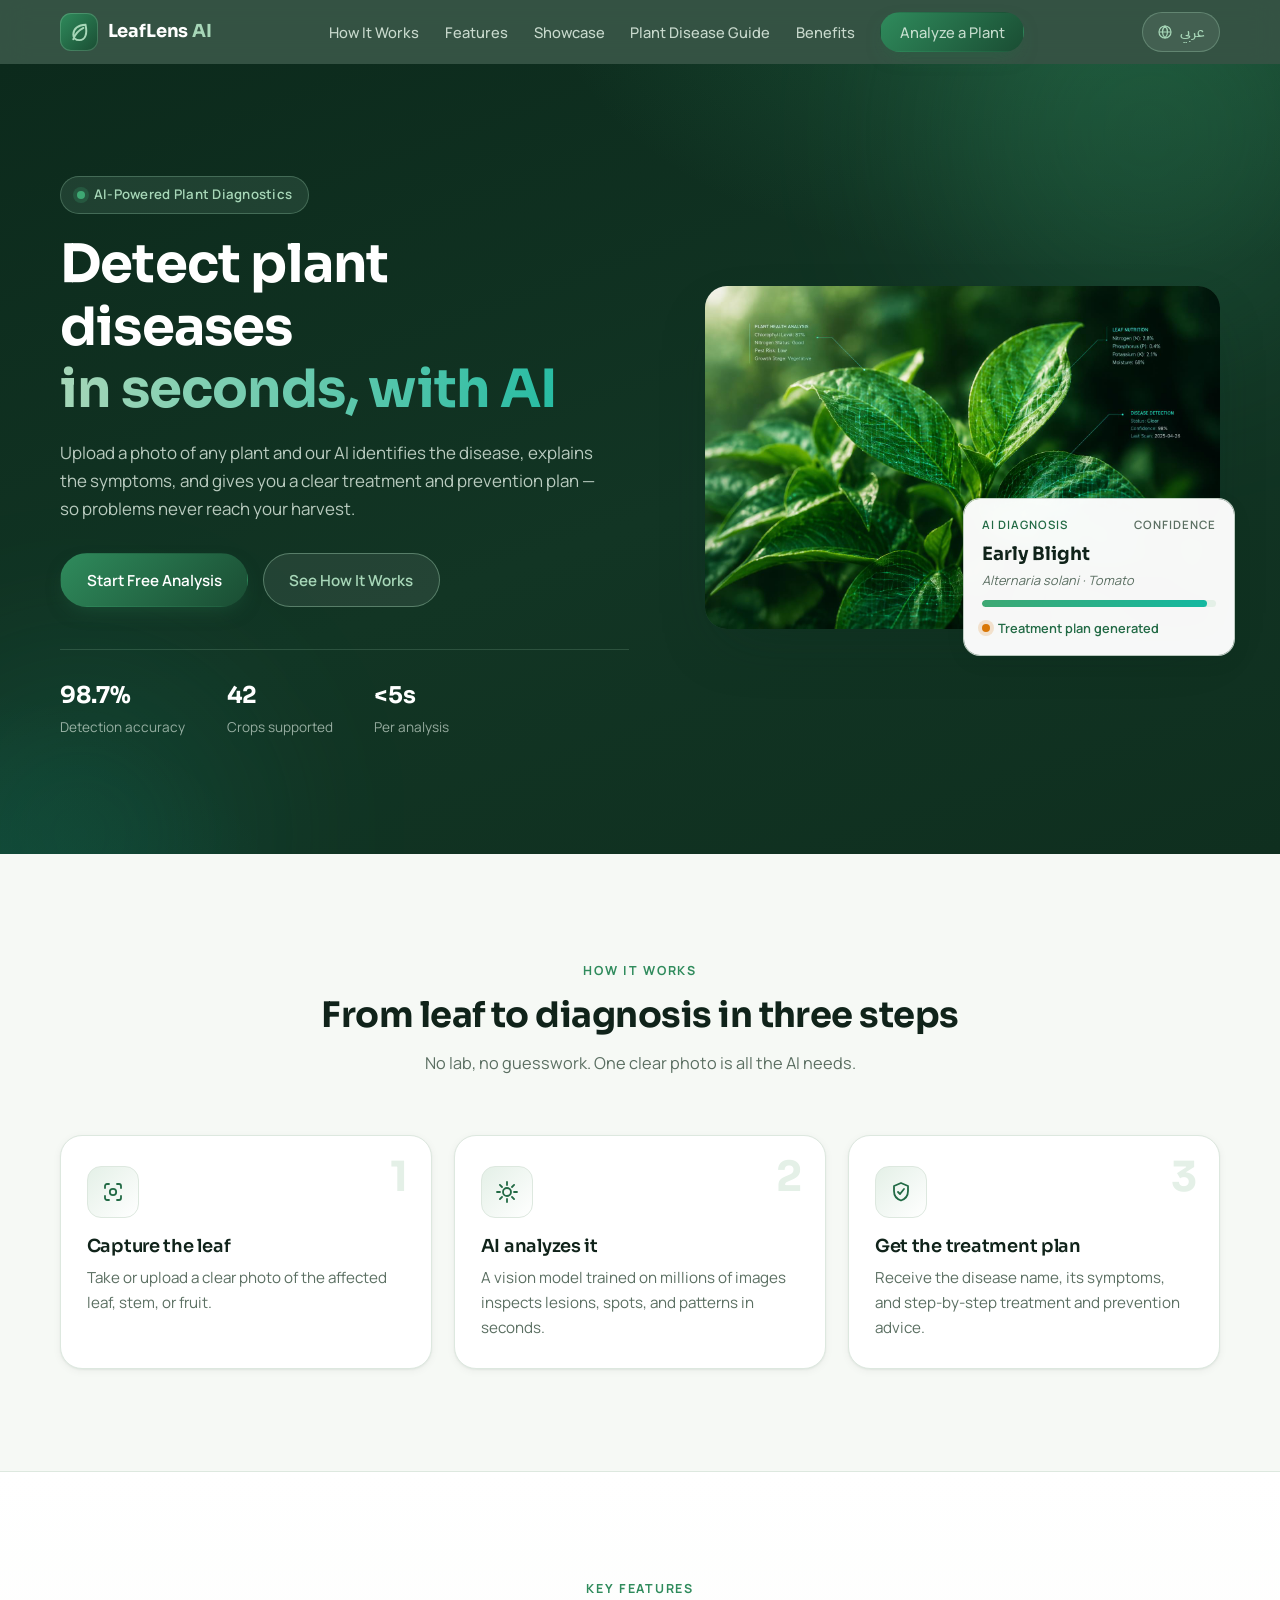
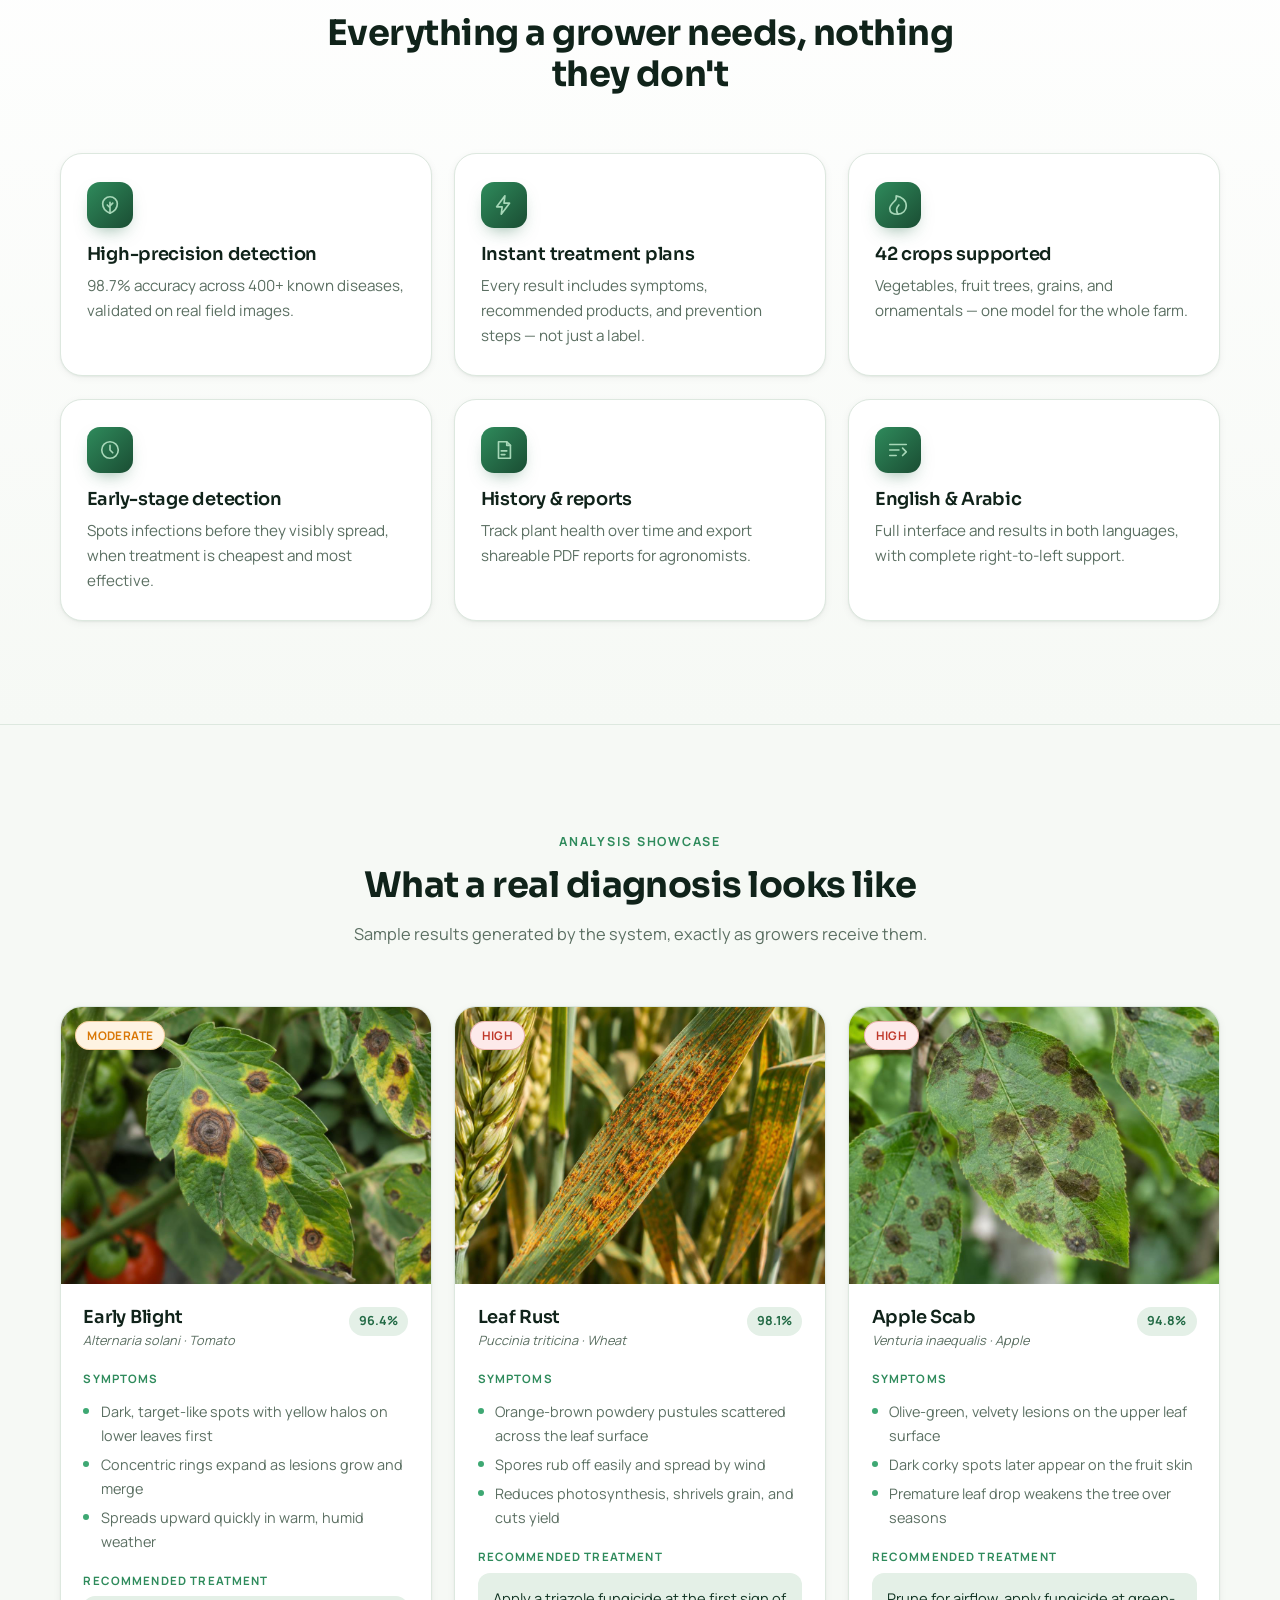
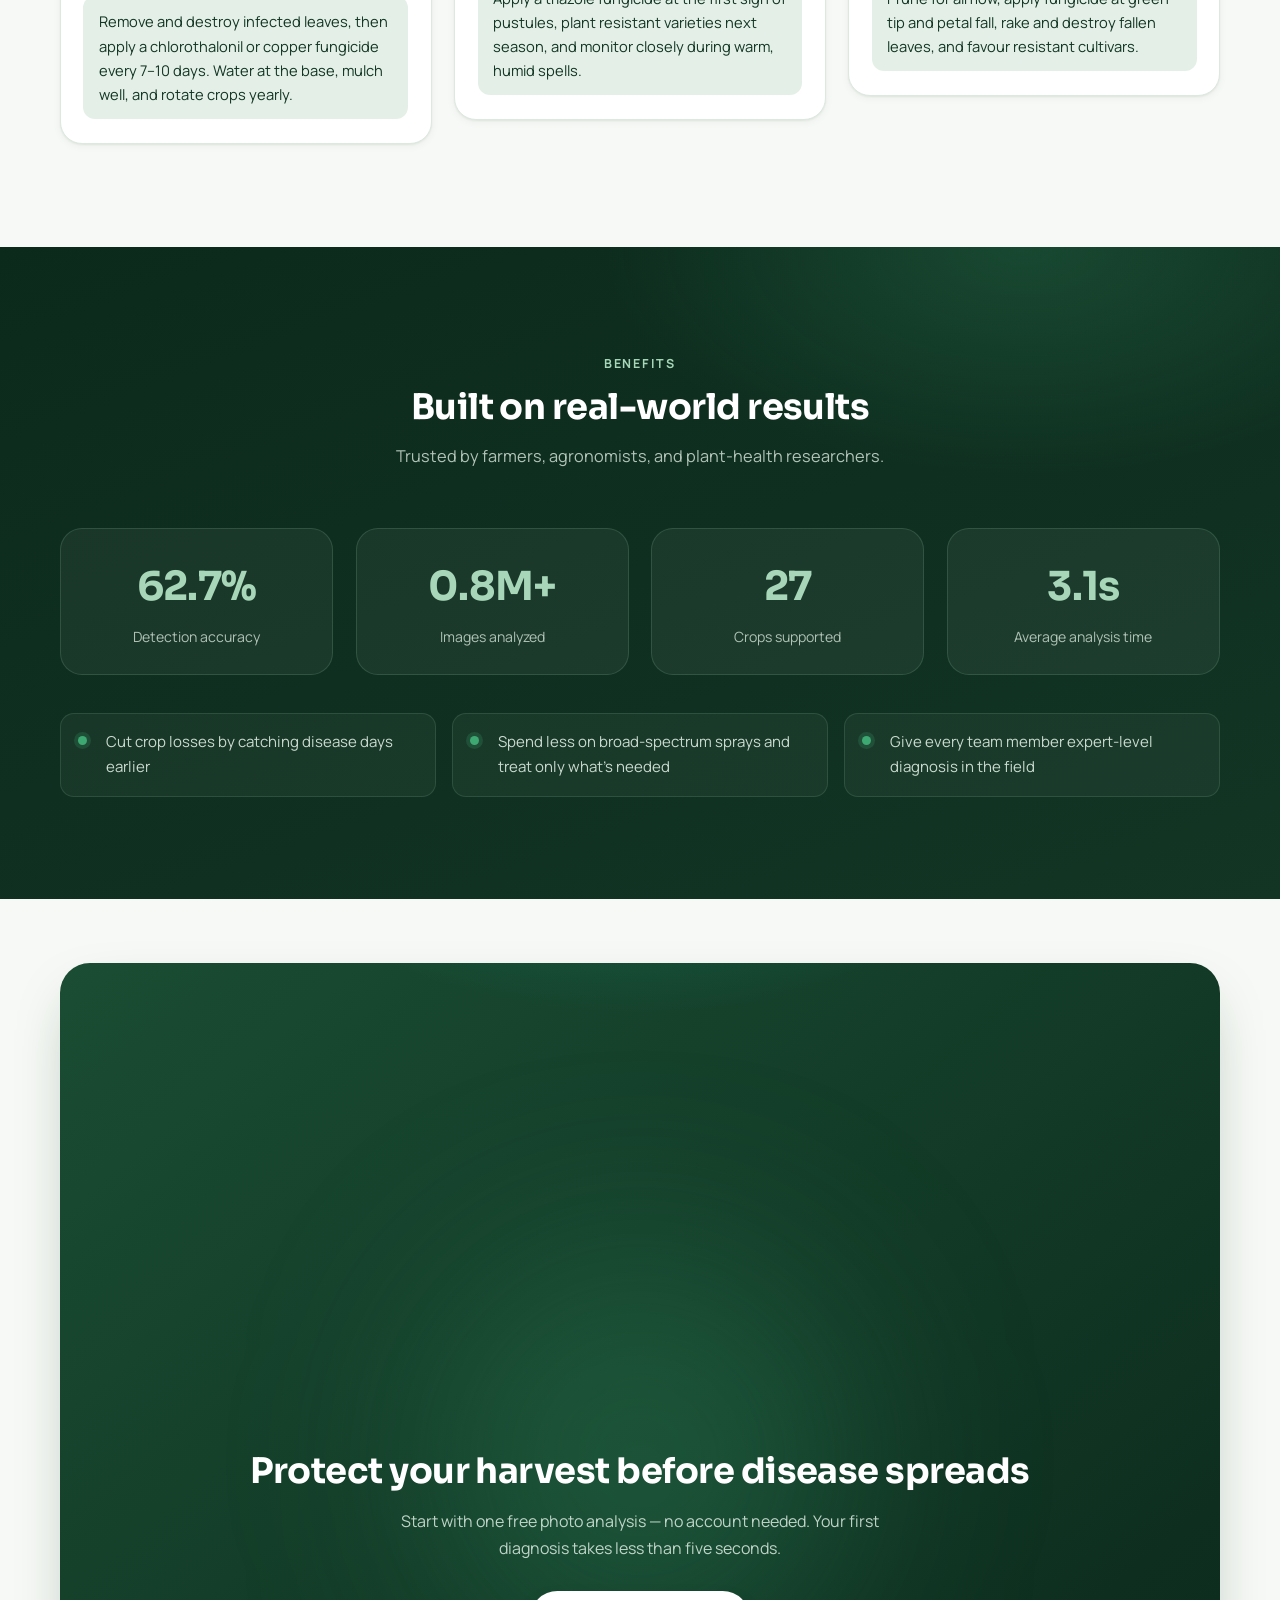
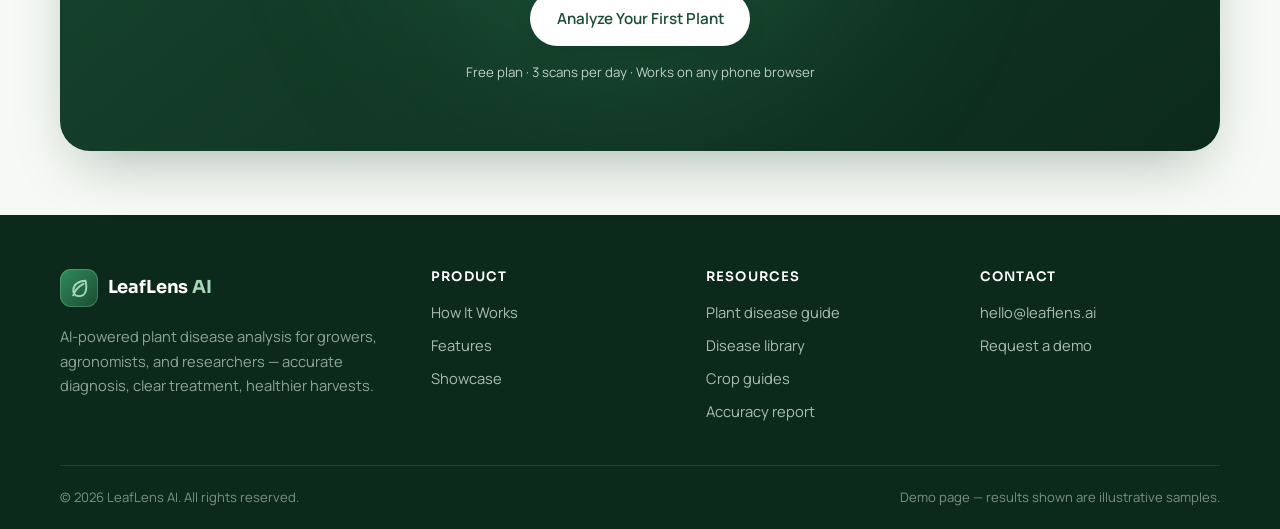
<file: index.html>
<!DOCTYPE html>
<html lang="en" dir="ltr">
<head>
  <meta charset="UTF-8" />
  <meta name="viewport" content="width=device-width, initial-scale=1.0" />
  <title>LeafLens AI — AI-Powered Plant Disease Analysis</title>
  <meta name="description" content="LeafLens AI identifies plant diseases from a single photo and returns the detected disease, its symptoms, and a recommended treatment plan. Supports 42 crops with 98.7% accuracy." />
  <meta property="og:title" content="LeafLens AI — AI-Powered Plant Disease Analysis" />
  <meta property="og:description" content="Detect plant diseases in seconds with AI. Get the diagnosis, symptoms, and treatment plan from a single photo." />
  <meta property="og:type" content="website" />
  <meta property="og:image" content="assets/img/hero-scan.jpg" />
  <meta name="twitter:card" content="summary_large_image" />
  <link rel="preconnect" href="https://fonts.googleapis.com" />
  <link rel="preconnect" href="https://fonts.gstatic.com" crossorigin />
  <link href="https://fonts.googleapis.com/css2?family=Sora:wght@500;600;700&family=Manrope:wght@400;500;600;700&family=IBM+Plex+Sans+Arabic:wght@400;500;600;700&display=swap" rel="stylesheet" />
  <link rel="stylesheet" href="styles.css" />
  <link rel="icon" type="image/svg+xml" href="data:image/svg+xml,%3Csvg xmlns='http://www.w3.org/2000/svg' viewBox='0 0 32 32'%3E%3Crect width='32' height='32' rx='8' fill='%2314532f'/%3E%3Cpath d='M22 8c-7 0-12 4-12 10 0 3 2 6 6 6 6 0 8-6 6-16zM10 24c2-6 6-9 10-11' stroke='%23a7f3c9' stroke-width='2' fill='none' stroke-linecap='round'/%3E%3C/svg%3E" />
</head>
<body>
  <a class="skip-link" href="#main" data-i18n="a11y.skip">Skip to content</a>

  <!-- ============ Header ============ -->
  <header class="site-header" id="siteHeader">
    <div class="container header-inner">
      <a href="#hero" class="brand" aria-label="LeafLens AI — home">
        <span class="brand-mark" aria-hidden="true">
          <svg viewBox="0 0 32 32" width="26" height="26" fill="none"><path d="M24 7c-9 0-15 5-15 12 0 4 2.5 7 7.5 7C24 26 26.5 18 24 7zM9 25c2.5-7.5 7.5-11.5 12.5-14" stroke="currentColor" stroke-width="2.4" stroke-linecap="round"/></svg>
        </span>
        <span class="brand-name">LeafLens <em>AI</em></span>
      </a>

      <nav class="main-nav" id="mainNav" aria-label="Primary">
        <a href="#how" data-i18n="nav.how">How It Works</a>
        <a href="#features" data-i18n="nav.features">Features</a>
        <a href="#showcase" data-i18n="nav.showcase">Showcase</a>
        <a href="plant-disease-info.html">Plant Disease Guide</a>
        <a href="#benefits" data-i18n="nav.benefits">Benefits</a>
        <a href="#cta" class="btn btn-primary btn-sm nav-cta" data-i18n="nav.cta">Analyze a Plant</a>
      </nav>

      <div class="header-actions">
        <button class="lang-toggle" id="langToggle" type="button" aria-label="Switch language to Arabic">
          <svg viewBox="0 0 24 24" width="16" height="16" fill="none" aria-hidden="true"><circle cx="12" cy="12" r="9" stroke="currentColor" stroke-width="1.8"/><path d="M3 12h18M12 3c2.5 2.6 3.8 5.7 3.8 9S14.5 18.4 12 21c-2.5-2.6-3.8-5.7-3.8-9S9.5 5.6 12 3z" stroke="currentColor" stroke-width="1.8"/></svg>
          <span id="langLabel">عربي</span>
        </button>
        <button class="menu-toggle" id="menuToggle" type="button" aria-expanded="false" aria-controls="mainNav" aria-label="Open menu">
          <span></span><span></span><span></span>
        </button>
      </div>
    </div>
  </header>

  <main id="main">
    <!-- ============ Hero ============ -->
    <section class="hero" id="hero">
      <div class="hero-glow hero-glow-1" aria-hidden="true"></div>
      <div class="hero-glow hero-glow-2" aria-hidden="true"></div>
      <div class="container hero-inner">
        <div class="hero-copy">
          <p class="hero-badge reveal">
            <span class="dot" aria-hidden="true"></span>
            <span data-i18n="hero.badge">AI-Powered Plant Diagnostics</span>
          </p>
          <h1 class="reveal">
            <span data-i18n="hero.title1">Detect plant diseases</span>
            <span class="grad-text" data-i18n="hero.title2">in seconds, with AI</span>
          </h1>
          <p class="hero-sub reveal" data-i18n="hero.sub">Upload a photo of any plant and our AI identifies the disease, explains the symptoms, and gives you a clear treatment and prevention plan — so problems never reach your harvest.</p>
          <div class="hero-actions reveal">
            <a href="#cta" class="btn btn-primary" data-i18n="hero.cta1">Start Free Analysis</a>
            <a href="#how" class="btn btn-ghost" data-i18n="hero.cta2">See How It Works</a>
          </div>
          <ul class="hero-stats reveal" role="list">
            <li>
              <strong>98.7%</strong>
              <span data-i18n="hero.stat1">Detection accuracy</span>
            </li>
            <li>
              <strong>42</strong>
              <span data-i18n="hero.stat2">Crops supported</span>
            </li>
            <li>
              <strong>&lt;5s</strong>
              <span data-i18n="hero.stat3">Per analysis</span>
            </li>
          </ul>
        </div>

        <div class="hero-visual reveal">
          <div class="hero-frame">
            <img src="assets/img/hero-scan.jpg" alt="AI scan overlay on healthy green plant leaves, showing chlorophyll, nutrition and disease-detection readings" width="1536" height="1024" fetchpriority="high" />
            <div class="scan-line" aria-hidden="true"></div>
          </div>
          <div class="diag-card" role="status">
            <div class="diag-head">
              <span class="diag-title" data-i18n="hero.card.title">AI Diagnosis</span>
              <span class="diag-conf" data-i18n="hero.card.conf">Confidence</span>
            </div>
            <p class="diag-name">Early Blight</p>
            <p class="diag-latin">Alternaria solani · Tomato</p>
            <div class="diag-bar" role="img" aria-label="Confidence 96.4 percent">
              <span style="--w: 96.4%"></span>
            </div>
            <p class="diag-note"><span class="dot dot-amber" aria-hidden="true"></span><span data-i18n="hero.card.note">Treatment plan generated</span></p>
          </div>
        </div>
      </div>
    </section>

    <!-- ============ How it works ============ -->
    <section class="section" id="how">
      <div class="container">
        <div class="section-head reveal">
          <p class="eyebrow" data-i18n="how.eyebrow">How It Works</p>
          <h2 data-i18n="how.title">From leaf to diagnosis in three steps</h2>
          <p class="section-sub" data-i18n="how.sub">No lab, no guesswork. One clear photo is all the AI needs.</p>
        </div>
        <ol class="steps" role="list">
          <li class="step reveal">
            <span class="step-num" aria-hidden="true">1</span>
            <div class="step-icon" aria-hidden="true">
              <svg viewBox="0 0 24 24" width="24" height="24" fill="none" stroke="currentColor" stroke-width="1.8" stroke-linecap="round" stroke-linejoin="round"><path d="M4 8V6a2 2 0 0 1 2-2h2M16 4h2a2 2 0 0 1 2 2v2M20 16v2a2 2 0 0 1-2 2h-2M8 20H6a2 2 0 0 1-2-2v-2"/><circle cx="12" cy="12" r="3.2"/></svg>
            </div>
            <h3 data-i18n="how.s1.title">Capture the leaf</h3>
            <p data-i18n="how.s1.text">Take or upload a clear photo of the affected leaf, stem, or fruit.</p>
          </li>
          <li class="step reveal">
            <span class="step-num" aria-hidden="true">2</span>
            <div class="step-icon" aria-hidden="true">
              <svg viewBox="0 0 24 24" width="24" height="24" fill="none" stroke="currentColor" stroke-width="1.8" stroke-linecap="round" stroke-linejoin="round"><path d="M12 2v3M12 19v3M2 12h3M19 12h3M4.9 4.9l2.1 2.1M17 17l2.1 2.1M19.1 4.9L17 7M7 17l-2.1 2.1"/><circle cx="12" cy="12" r="4"/></svg>
            </div>
            <h3 data-i18n="how.s2.title">AI analyzes it</h3>
            <p data-i18n="how.s2.text">A vision model trained on millions of images inspects lesions, spots, and patterns in seconds.</p>
          </li>
          <li class="step reveal">
            <span class="step-num" aria-hidden="true">3</span>
            <div class="step-icon" aria-hidden="true">
              <svg viewBox="0 0 24 24" width="24" height="24" fill="none" stroke="currentColor" stroke-width="1.8" stroke-linecap="round" stroke-linejoin="round"><path d="M9 12l2 2 4-5"/><path d="M12 3l7 3v5c0 4.5-3 8.2-7 9.5C8 19.2 5 15.5 5 11V6l7-3z"/></svg>
            </div>
            <h3 data-i18n="how.s3.title">Get the treatment plan</h3>
            <p data-i18n="how.s3.text">Receive the disease name, its symptoms, and step-by-step treatment and prevention advice.</p>
          </li>
        </ol>
      </div>
    </section>

    <!-- ============ Features ============ -->
    <section class="section section-alt" id="features">
      <div class="container">
        <div class="section-head reveal">
          <p class="eyebrow" data-i18n="features.eyebrow">Key Features</p>
          <h2 data-i18n="features.title">Everything a grower needs, nothing they don't</h2>
        </div>
        <div class="features-grid">
          <article class="feature reveal">
            <div class="feature-icon" aria-hidden="true">
              <svg viewBox="0 0 24 24" width="22" height="22" fill="none" stroke="currentColor" stroke-width="1.8" stroke-linecap="round" stroke-linejoin="round"><path d="M12 3c-4.4 0-8 3.4-8 7.6C4 15 7.4 19 12 21c4.6-2 8-6 8-10.4C20 6.4 16.4 3 12 3z"/><path d="M12 21V9M12 13l3-3M12 15l-3-3"/></svg>
            </div>
            <h3 data-i18n="features.f1.title">High-precision detection</h3>
            <p data-i18n="features.f1.text">98.7% accuracy across 400+ known diseases, validated on real field images.</p>
          </article>
          <article class="feature reveal">
            <div class="feature-icon" aria-hidden="true">
              <svg viewBox="0 0 24 24" width="22" height="22" fill="none" stroke="currentColor" stroke-width="1.8" stroke-linecap="round" stroke-linejoin="round"><path d="M13 2L4 14h6l-1 8 9-12h-6l1-8z"/></svg>
            </div>
            <h3 data-i18n="features.f2.title">Instant treatment plans</h3>
            <p data-i18n="features.f2.text">Every result includes symptoms, recommended products, and prevention steps — not just a label.</p>
          </article>
          <article class="feature reveal">
            <div class="feature-icon" aria-hidden="true">
              <svg viewBox="0 0 24 24" width="22" height="22" fill="none" stroke="currentColor" stroke-width="1.8" stroke-linecap="round" stroke-linejoin="round"><path d="M12 22c5 0 9-4 9-9 0-6-5-10-11-11 1 4-1 5-3 7s-4 4-4 7c0 4 4 6 9 6z"/><path d="M12 22c-2-3-2-7 1-10"/></svg>
            </div>
            <h3 data-i18n="features.f3.title">42 crops supported</h3>
            <p data-i18n="features.f3.text">Vegetables, fruit trees, grains, and ornamentals — one model for the whole farm.</p>
          </article>
          <article class="feature reveal">
            <div class="feature-icon" aria-hidden="true">
              <svg viewBox="0 0 24 24" width="22" height="22" fill="none" stroke="currentColor" stroke-width="1.8" stroke-linecap="round" stroke-linejoin="round"><circle cx="12" cy="12" r="9"/><path d="M12 7v5l3 3"/></svg>
            </div>
            <h3 data-i18n="features.f4.title">Early-stage detection</h3>
            <p data-i18n="features.f4.text">Spots infections before they visibly spread, when treatment is cheapest and most effective.</p>
          </article>
          <article class="feature reveal">
            <div class="feature-icon" aria-hidden="true">
              <svg viewBox="0 0 24 24" width="22" height="22" fill="none" stroke="currentColor" stroke-width="1.8" stroke-linecap="round" stroke-linejoin="round"><path d="M6 3h9l4 4v14H6z"/><path d="M15 3v4h4M9 13h6M9 17h4"/></svg>
            </div>
            <h3 data-i18n="features.f5.title">History & reports</h3>
            <p data-i18n="features.f5.text">Track plant health over time and export shareable PDF reports for agronomists.</p>
          </article>
          <article class="feature reveal">
            <div class="feature-icon" aria-hidden="true">
              <svg viewBox="0 0 24 24" width="22" height="22" fill="none" stroke="currentColor" stroke-width="1.8" stroke-linecap="round" stroke-linejoin="round"><path d="M3 6h18M3 12h10M3 18h7"/><path d="M17 10l4 4-4 4"/></svg>
            </div>
            <h3 data-i18n="features.f6.title">English & Arabic</h3>
            <p data-i18n="features.f6.text">Full interface and results in both languages, with complete right-to-left support.</p>
          </article>
        </div>
      </div>
    </section>

    <!-- ============ Showcase ============ -->
    <section class="section" id="showcase">
      <div class="container">
        <div class="section-head reveal">
          <p class="eyebrow" data-i18n="showcase.eyebrow">Analysis Showcase</p>
          <h2 data-i18n="showcase.title">What a real diagnosis looks like</h2>
          <p class="section-sub" data-i18n="showcase.sub">Sample results generated by the system, exactly as growers receive them.</p>
        </div>
        <div class="showcase-grid">

          <article class="show-card reveal">
            <div class="show-media">
              <img src="assets/img/showcase-tomato-blight.jpg" alt="Tomato leaf with dark target-shaped early blight spots surrounded by yellow halos" width="1024" height="768" loading="lazy" />
              <span class="severity severity-medium" data-i18n="severity.moderate">Moderate</span>
            </div>
            <div class="show-body">
              <header class="show-head">
                <div>
                  <h3 data-i18n="show.c1.disease">Early Blight</h3>
                  <p class="latin">Alternaria solani · <span data-i18n="show.c1.crop">Tomato</span></p>
                </div>
                <span class="conf-chip">96.4%</span>
              </header>
              <p class="show-label" data-i18n="show.symptoms">Symptoms</p>
              <ul role="list">
                <li data-i18n="show.c1.s1">Dark, target-like spots with yellow halos on lower leaves first</li>
                <li data-i18n="show.c1.s2">Concentric rings expand as lesions grow and merge</li>
                <li data-i18n="show.c1.s3">Spreads upward quickly in warm, humid weather</li>
              </ul>
              <p class="show-label" data-i18n="show.treatment">Recommended treatment</p>
              <p class="show-treatment" data-i18n="show.c1.t1">Remove and destroy infected leaves, then apply a chlorothalonil or copper fungicide every 7–10 days. Water at the base, mulch well, and rotate crops yearly.</p>
            </div>
          </article>

          <article class="show-card reveal">
            <div class="show-media">
              <img src="assets/img/showcase-wheat-rust.jpg" alt="Wheat leaf covered in orange-brown leaf rust pustules" width="1024" height="768" loading="lazy" />
              <span class="severity severity-high" data-i18n="severity.high">High</span>
            </div>
            <div class="show-body">
              <header class="show-head">
                <div>
                  <h3 data-i18n="show.c2.disease">Leaf Rust</h3>
                  <p class="latin">Puccinia triticina · <span data-i18n="show.c2.crop">Wheat</span></p>
                </div>
                <span class="conf-chip">98.1%</span>
              </header>
              <p class="show-label" data-i18n="show.symptoms">Symptoms</p>
              <ul role="list">
                <li data-i18n="show.c2.s1">Orange-brown powdery pustules scattered across the leaf surface</li>
                <li data-i18n="show.c2.s2">Spores rub off easily and spread by wind</li>
                <li data-i18n="show.c2.s3">Reduces photosynthesis, shrivels grain, and cuts yield</li>
              </ul>
              <p class="show-label" data-i18n="show.treatment">Recommended treatment</p>
              <p class="show-treatment" data-i18n="show.c2.t1">Apply a triazole fungicide at the first sign of pustules, plant resistant varieties next season, and monitor closely during warm, humid spells.</p>
            </div>
          </article>

          <article class="show-card reveal">
            <div class="show-media">
              <img src="assets/img/showcase-apple-scab.jpg" alt="Apple leaves with olive-green and brown velvety scab lesions" width="1024" height="768" loading="lazy" />
              <span class="severity severity-high" data-i18n="severity.high">High</span>
            </div>
            <div class="show-body">
              <header class="show-head">
                <div>
                  <h3 data-i18n="show.c3.disease">Apple Scab</h3>
                  <p class="latin">Venturia inaequalis · <span data-i18n="show.c3.crop">Apple</span></p>
                </div>
                <span class="conf-chip">94.8%</span>
              </header>
              <p class="show-label" data-i18n="show.symptoms">Symptoms</p>
              <ul role="list">
                <li data-i18n="show.c3.s1">Olive-green, velvety lesions on the upper leaf surface</li>
                <li data-i18n="show.c3.s2">Dark corky spots later appear on the fruit skin</li>
                <li data-i18n="show.c3.s3">Premature leaf drop weakens the tree over seasons</li>
              </ul>
              <p class="show-label" data-i18n="show.treatment">Recommended treatment</p>
              <p class="show-treatment" data-i18n="show.c3.t1">Prune for airflow, apply fungicide at green-tip and petal fall, rake and destroy fallen leaves, and favour resistant cultivars.</p>
            </div>
          </article>

        </div>
      </div>
    </section>

    <!-- ============ Benefits / Statistics ============ -->
    <section class="section stats-band" id="benefits">
      <div class="container">
        <div class="section-head reveal">
          <p class="eyebrow eyebrow-light" data-i18n="benefits.eyebrow">Benefits</p>
          <h2 data-i18n="benefits.title">Built on real-world results</h2>
          <p class="section-sub section-sub-light" data-i18n="benefits.sub">Trusted by farmers, agronomists, and plant-health researchers.</p>
        </div>
        <dl class="stats-grid reveal" role="list">
          <div class="stat">
            <dd><span class="counter" data-target="98.7" data-decimals="1">0</span>%</dd>
            <dt data-i18n="benefits.s1">Detection accuracy</dt>
          </div>
          <div class="stat">
            <dd><span class="counter" data-target="1.2" data-decimals="1">0</span>M+</dd>
            <dt data-i18n="benefits.s2">Images analyzed</dt>
          </div>
          <div class="stat">
            <dd><span class="counter" data-target="42">0</span></dd>
            <dt data-i18n="benefits.s3">Crops supported</dt>
          </div>
          <div class="stat">
            <dd><span class="counter" data-target="4.9" data-decimals="1">0</span>s</dd>
            <dt data-i18n="benefits.s4">Average analysis time</dt>
          </div>
        </dl>
        <ul class="benefit-points reveal" role="list">
          <li data-i18n="benefits.p1">Cut crop losses by catching disease days earlier</li>
          <li data-i18n="benefits.p2">Spend less on broad-spectrum sprays and treat only what's needed</li>
          <li data-i18n="benefits.p3">Give every team member expert-level diagnosis in the field</li>
        </ul>
      </div>
    </section>

    <!-- ============ CTA ============ -->
    <section class="section cta" id="cta">
      <div class="container">
        <div class="cta-card reveal">
          <div class="cta-glow" aria-hidden="true"></div>
          <h2 data-i18n="cta.title">Protect your harvest before disease spreads</h2>
          <p data-i18n="cta.sub">Start with one free photo analysis — no account needed. Your first diagnosis takes less than five seconds.</p>
          <a href="#hero" class="btn btn-light" data-i18n="cta.button">Analyze Your First Plant</a>
          <p class="cta-note" data-i18n="cta.note">Free plan · 3 scans per day · Works on any phone browser</p>
        </div>
      </div>
    </section>
  </main>

  <!-- ============ Footer ============ -->
  <footer class="site-footer">
    <div class="container footer-grid">
      <div class="footer-brand">
        <a href="#hero" class="brand" aria-label="LeafLens AI — home">
          <span class="brand-mark" aria-hidden="true">
            <svg viewBox="0 0 32 32" width="26" height="26" fill="none"><path d="M24 7c-9 0-15 5-15 12 0 4 2.5 7 7.5 7C24 26 26.5 18 24 7zM9 25c2.5-7.5 7.5-11.5 12.5-14" stroke="currentColor" stroke-width="2.4" stroke-linecap="round"/></svg>
          </span>
          <span class="brand-name">LeafLens <em>AI</em></span>
        </a>
        <p data-i18n="footer.about">AI-powered plant disease analysis for growers, agronomists, and researchers — accurate diagnosis, clear treatment, healthier harvests.</p>
      </div>
      <nav class="footer-col" aria-label="Product">
        <h3 data-i18n="footer.product">Product</h3>
        <a href="#how" data-i18n="nav.how">How It Works</a>
        <a href="#features" data-i18n="nav.features">Features</a>
        <a href="#showcase" data-i18n="nav.showcase">Showcase</a>
      </nav>
      <nav class="footer-col" aria-label="Resources">
        <h3 data-i18n="footer.resources">Resources</h3>
        <a href="plant-disease-info.html">Plant disease guide</a>
        <a href="#showcase" data-i18n="footer.r1">Disease library</a>
        <a href="#features" data-i18n="footer.r2">Crop guides</a>
        <a href="#benefits" data-i18n="footer.r3">Accuracy report</a>
      </nav>
      <div class="footer-col">
        <h3 data-i18n="footer.contact">Contact</h3>
        <a href="mailto:hello@leaflens.ai">hello@leaflens.ai</a>
        <a href="#cta" data-i18n="footer.r4">Request a demo</a>
      </div>
    </div>
    <div class="container footer-bottom">
      <p>© <span id="year">2026</span> LeafLens AI. <span data-i18n="footer.rights">All rights reserved.</span></p>
      <p class="footer-note" data-i18n="footer.note">Demo page — results shown are illustrative samples.</p>
    </div>
  </footer>

  <script src="script.js" defer></script>
</body>
</html>
</file>
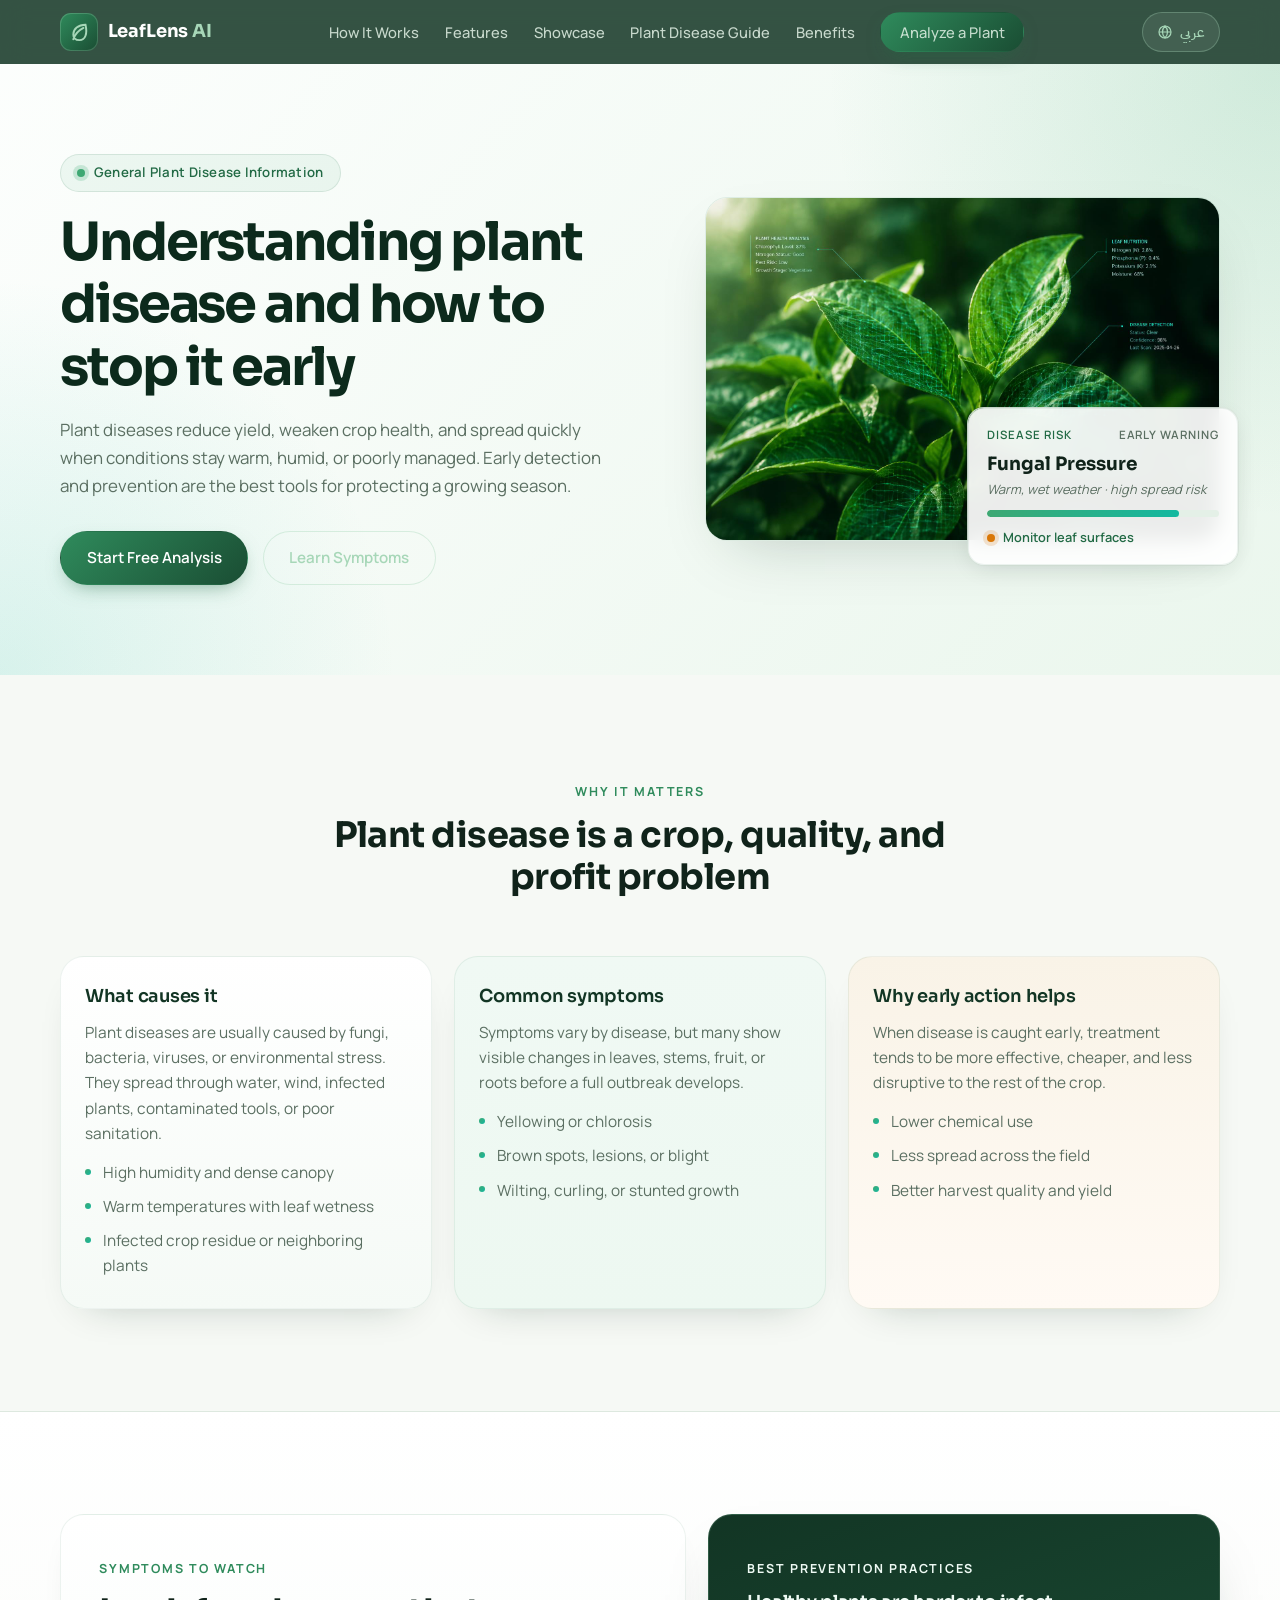
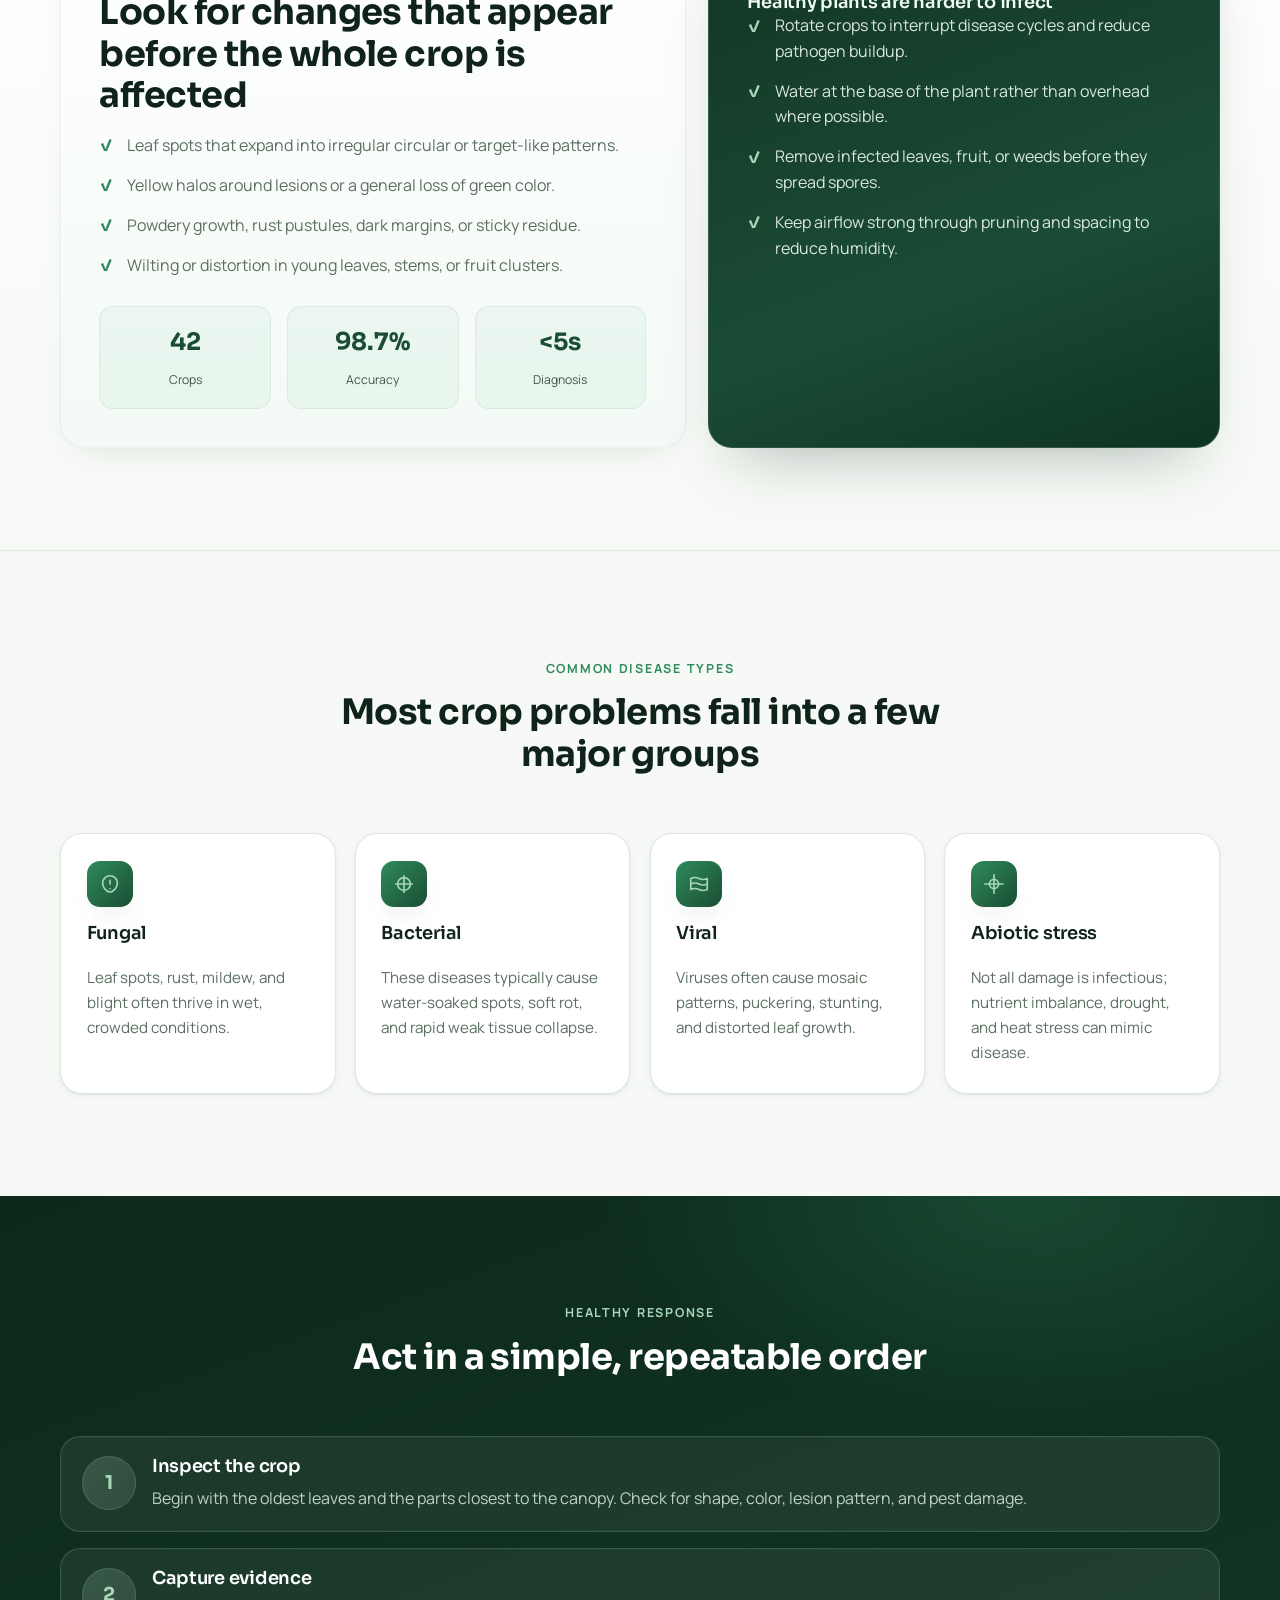
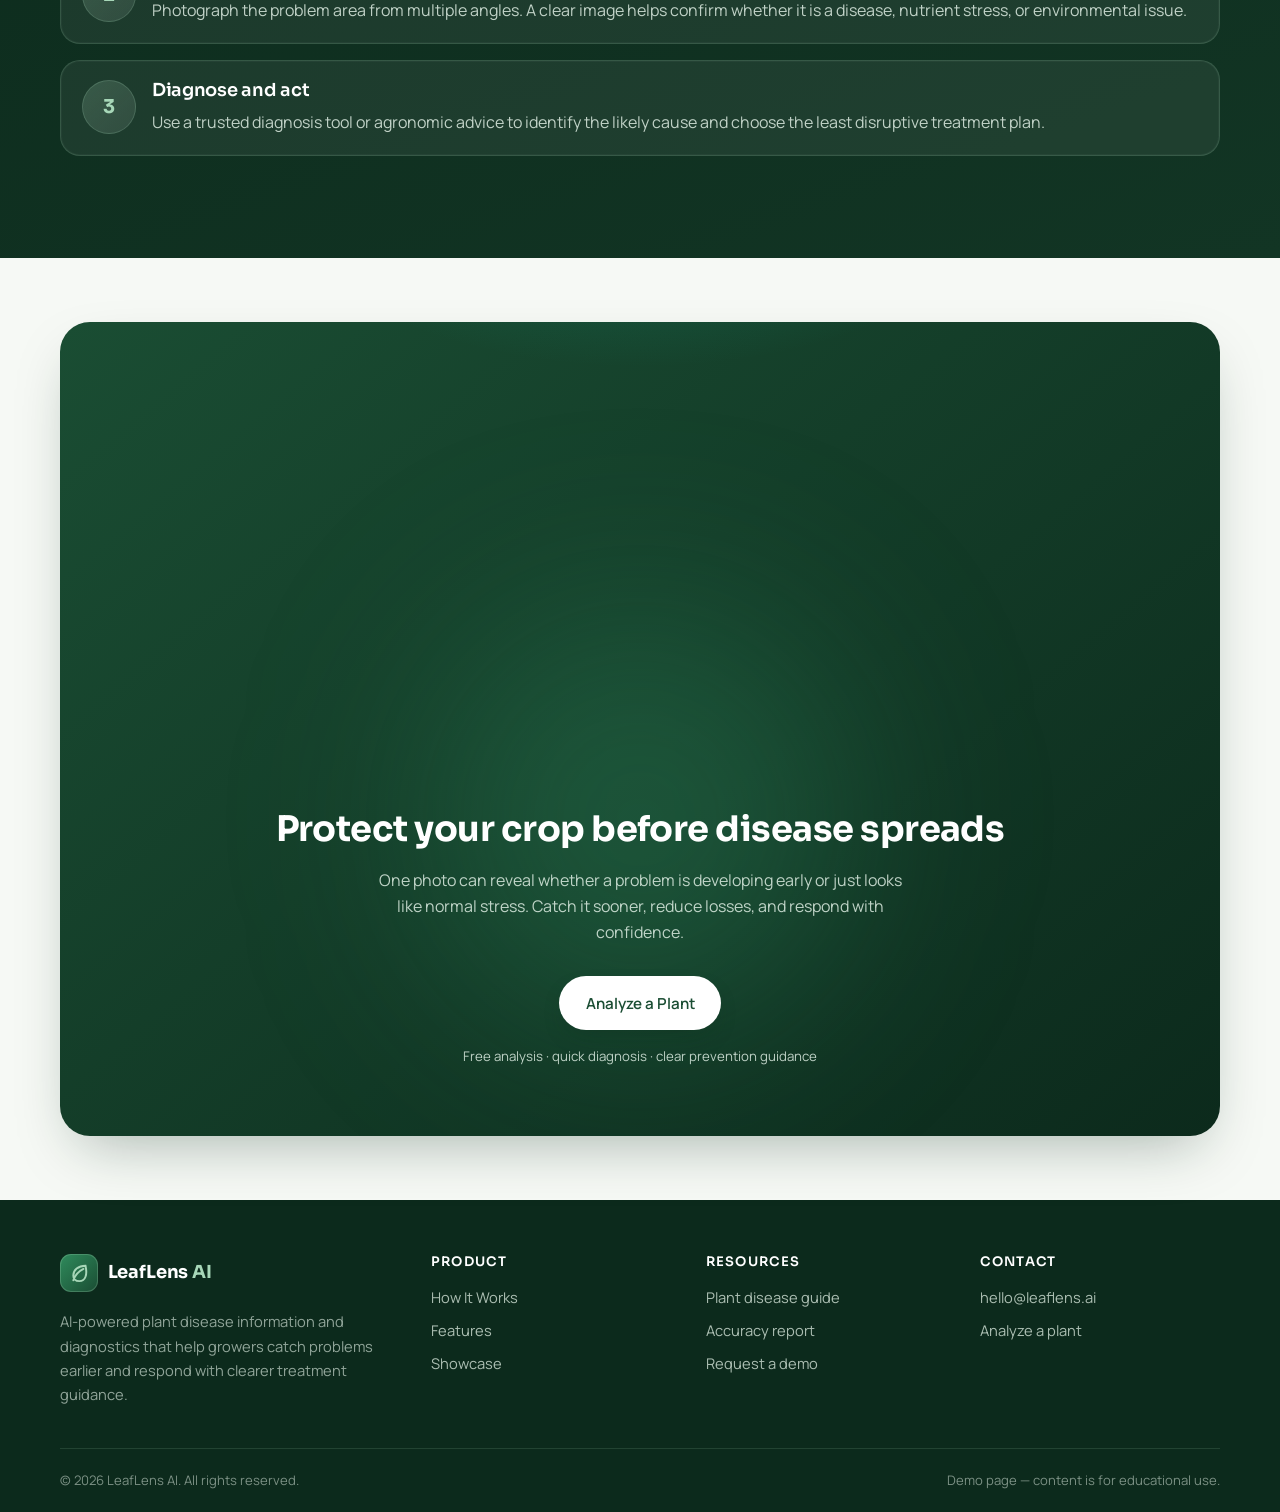
<file: plant-disease-info.html>
<!DOCTYPE html>
<html lang="en" dir="ltr">
<head>
  <meta charset="UTF-8" />
  <meta name="viewport" content="width=device-width, initial-scale=1.0" />
  <title>Plant Disease Guide | LeafLens AI</title>
  <meta name="description" content="General information about plant disease, symptoms, causes, prevention, and how AI helps growers detect problems early." />
  <link rel="preconnect" href="https://fonts.googleapis.com" />
  <link rel="preconnect" href="https://fonts.gstatic.com" crossorigin />
  <link href="https://fonts.googleapis.com/css2?family=Sora:wght@500;600;700&family=Manrope:wght@400;500;600;700&family=IBM+Plex+Sans+Arabic:wght@400;500;600;700&display=swap" rel="stylesheet" />
  <link rel="stylesheet" href="styles.css" />
</head>
<body>
  <header class="site-header" id="siteHeader">
    <div class="container header-inner">
      <a href="index.html#hero" class="brand" aria-label="LeafLens AI — home">
        <span class="brand-mark" aria-hidden="true">
          <svg viewBox="0 0 32 32" width="26" height="26" fill="none"><path d="M24 7c-9 0-15 5-15 12 0 4 2.5 7 7.5 7C24 26 26.5 18 24 7zM9 25c2.5-7.5 7.5-11.5 12.5-14" stroke="currentColor" stroke-width="2.4" stroke-linecap="round"/></svg>
        </span>
        <span class="brand-name">LeafLens <em>AI</em></span>
      </a>

      <nav class="main-nav" id="mainNav" aria-label="Primary">
        <a href="index.html#how">How It Works</a>
        <a href="index.html#features">Features</a>
        <a href="index.html#showcase">Showcase</a>
        <a href="plant-disease-info.html" aria-current="page">Plant Disease Guide</a>
        <a href="index.html#benefits">Benefits</a>
        <a href="index.html#cta" class="btn btn-primary btn-sm nav-cta">Analyze a Plant</a>
      </nav>

      <div class="header-actions">
        <button class="lang-toggle" id="langToggle" type="button" aria-label="Switch language to Arabic">
          <svg viewBox="0 0 24 24" width="16" height="16" fill="none" aria-hidden="true"><circle cx="12" cy="12" r="9" stroke="currentColor" stroke-width="1.8"/><path d="M3 12h18M12 3c2.5 2.6 3.8 5.7 3.8 9S14.5 18.4 12 21c-2.5-2.6-3.8-5.7-3.8-9S9.5 5.6 12 3z" stroke="currentColor" stroke-width="1.8"/></svg>
          <span id="langLabel">عربي</span>
        </button>
        <button class="menu-toggle" id="menuToggle" type="button" aria-expanded="false" aria-controls="mainNav" aria-label="Open menu">
          <span></span><span></span><span></span>
        </button>
      </div>
    </div>
  </header>

  <main>
    <section class="page-hero">
      <div class="container page-hero-inner">
        <div class="page-hero-copy reveal">
          <p class="hero-badge">
            <span class="dot" aria-hidden="true"></span>
            <span>General Plant Disease Information</span>
          </p>
          <h1>Understanding plant disease and how to stop it early</h1>
          <p class="hero-sub">Plant diseases reduce yield, weaken crop health, and spread quickly when conditions stay warm, humid, or poorly managed. Early detection and prevention are the best tools for protecting a growing season.</p>
          <div class="hero-actions">
            <a href="index.html#cta" class="btn btn-primary">Start Free Analysis</a>
            <a href="#symptoms" class="btn btn-ghost">Learn Symptoms</a>
          </div>
        </div>

        <div class="page-hero-visual reveal">
          <div class="hero-frame">
            <img src="assets/img/hero-scan.jpg" alt="Healthy green plant leaf with AI disease detection overlay" width="1536" height="1024" />
            <div class="scan-line" aria-hidden="true"></div>
          </div>
          <div class="diag-card" role="status">
            <div class="diag-head">
              <span class="diag-title">Disease Risk</span>
              <span class="diag-conf">Early Warning</span>
            </div>
            <p class="diag-name">Fungal Pressure</p>
            <p class="diag-latin">Warm, wet weather · high spread risk</p>
            <div class="diag-bar" role="img" aria-label="Disease risk gauge at 83 percent">
              <span style="--w: 83%"></span>
            </div>
            <p class="diag-note"><span class="dot dot-amber" aria-hidden="true"></span>Monitor leaf surfaces</p>
          </div>
        </div>
      </div>
    </section>

    <section class="section" id="overview">
      <div class="container">
        <div class="section-head reveal">
          <p class="eyebrow">Why it matters</p>
          <h2>Plant disease is a crop, quality, and profit problem</h2>
        </div>

        <div class="info-grid reveal">
          <article class="info-card">
            <h3>What causes it</h3>
            <p>Plant diseases are usually caused by fungi, bacteria, viruses, or environmental stress. They spread through water, wind, infected plants, contaminated tools, or poor sanitation.</p>
            <ul>
              <li>High humidity and dense canopy</li>
              <li>Warm temperatures with leaf wetness</li>
              <li>Infected crop residue or neighboring plants</li>
            </ul>
          </article>

          <article class="info-card">
            <h3>Common symptoms</h3>
            <p>Symptoms vary by disease, but many show visible changes in leaves, stems, fruit, or roots before a full outbreak develops.</p>
            <ul>
              <li>Yellowing or chlorosis</li>
              <li>Brown spots, lesions, or blight</li>
              <li>Wilting, curling, or stunted growth</li>
            </ul>
          </article>

          <article class="info-card">
            <h3>Why early action helps</h3>
            <p>When disease is caught early, treatment tends to be more effective, cheaper, and less disruptive to the rest of the crop.</p>
            <ul>
              <li>Lower chemical use</li>
              <li>Less spread across the field</li>
              <li>Better harvest quality and yield</li>
            </ul>
          </article>
        </div>
      </div>
    </section>

    <section class="section section-alt" id="symptoms">
      <div class="container split-layout">
        <div class="info-panel reveal">
          <p class="eyebrow">Symptoms to watch</p>
          <h2>Look for changes that appear before the whole crop is affected</h2>
          <ul class="check-list">
            <li>Leaf spots that expand into irregular circular or target-like patterns.</li>
            <li>Yellow halos around lesions or a general loss of green color.</li>
            <li>Powdery growth, rust pustules, dark margins, or sticky residue.</li>
            <li>Wilting or distortion in young leaves, stems, or fruit clusters.</li>
          </ul>
          <div class="mini-stats">
            <div>
              <strong>42</strong>
              <span>Crops</span>
            </div>
            <div>
              <strong>98.7%</strong>
              <span>Accuracy</span>
            </div>
            <div>
              <strong>&lt;5s</strong>
              <span>Diagnosis</span>
            </div>
          </div>
        </div>

        <div class="info-panel info-panel-solid reveal">
          <p class="eyebrow eyebrow-light">Best prevention practices</p>
          <h3>Healthy plants are harder to infect</h3>
          <ul class="check-list">
            <li>Rotate crops to interrupt disease cycles and reduce pathogen buildup.</li>
            <li>Water at the base of the plant rather than overhead where possible.</li>
            <li>Remove infected leaves, fruit, or weeds before they spread spores.</li>
            <li>Keep airflow strong through pruning and spacing to reduce humidity.</li>
          </ul>
        </div>
      </div>
    </section>

    <section class="section" id="types">
      <div class="container">
        <div class="section-head reveal">
          <p class="eyebrow">Common disease types</p>
          <h2>Most crop problems fall into a few major groups</h2>
        </div>

        <div class="disease-cards reveal">
          <article class="feature disease-card">
            <div class="feature-icon" aria-hidden="true">
              <svg viewBox="0 0 24 24" width="22" height="22" fill="none" stroke="currentColor" stroke-width="1.8" stroke-linecap="round" stroke-linejoin="round"><path d="M12 3c-4.3 0-8 3.4-8 7.8C4 15.2 7.1 20 12 21c4.9-1 8-5.8 8-10.2C20 6.4 16.3 3 12 3z"/><path d="M12 8v4M12 17h.01"/></svg>
            </div>
            <h3>Fungal</h3>
            <p>Leaf spots, rust, mildew, and blight often thrive in wet, crowded conditions.</p>
          </article>

          <article class="feature disease-card">
            <div class="feature-icon" aria-hidden="true">
              <svg viewBox="0 0 24 24" width="22" height="22" fill="none" stroke="currentColor" stroke-width="1.8" stroke-linecap="round" stroke-linejoin="round"><path d="M3 12h18M12 3v18"/><circle cx="12" cy="12" r="7"/></svg>
            </div>
            <h3>Bacterial</h3>
            <p>These diseases typically cause water-soaked spots, soft rot, and rapid weak tissue collapse.</p>
          </article>

          <article class="feature disease-card">
            <div class="feature-icon" aria-hidden="true">
              <svg viewBox="0 0 24 24" width="22" height="22" fill="none" stroke="currentColor" stroke-width="1.8" stroke-linecap="round" stroke-linejoin="round"><path d="M3 18c3-1.5 6-1.5 9 0s6 1.5 9 0V6c-3 1.5-6 1.5-9 0s-6-1.5-9 0v12z"/><path d="M3 12c3-1.5 6-1.5 9 0s6 1.5 9 0"/></svg>
            </div>
            <h3>Viral</h3>
            <p>Viruses often cause mosaic patterns, puckering, stunting, and distorted leaf growth.</p>
          </article>

          <article class="feature disease-card">
            <div class="feature-icon" aria-hidden="true">
              <svg viewBox="0 0 24 24" width="22" height="22" fill="none" stroke="currentColor" stroke-width="1.8" stroke-linecap="round" stroke-linejoin="round"><path d="M12 2v20M2 12h20"/><circle cx="12" cy="12" r="5"/></svg>
            </div>
            <h3>Abiotic stress</h3>
            <p>Not all damage is infectious; nutrient imbalance, drought, and heat stress can mimic disease.</p>
          </article>
        </div>
      </div>
    </section>

    <section class="section stats-band" id="process">
      <div class="container">
        <div class="section-head reveal">
          <p class="eyebrow eyebrow-light">Healthy response</p>
          <h2>Act in a simple, repeatable order</h2>
        </div>

        <div class="timeline reveal">
          <article class="timeline-item">
            <span>1</span>
            <div>
              <h3>Inspect the crop</h3>
              <p>Begin with the oldest leaves and the parts closest to the canopy. Check for shape, color, lesion pattern, and pest damage.</p>
            </div>
          </article>

          <article class="timeline-item">
            <span>2</span>
            <div>
              <h3>Capture evidence</h3>
              <p>Photograph the problem area from multiple angles. A clear image helps confirm whether it is a disease, nutrient stress, or environmental issue.</p>
            </div>
          </article>

          <article class="timeline-item">
            <span>3</span>
            <div>
              <h3>Diagnose and act</h3>
              <p>Use a trusted diagnosis tool or agronomic advice to identify the likely cause and choose the least disruptive treatment plan.</p>
            </div>
          </article>
        </div>
      </div>
    </section>

    <section class="section cta" id="cta">
      <div class="container">
        <div class="cta-card reveal">
          <div class="cta-glow" aria-hidden="true"></div>
          <h2>Protect your crop before disease spreads</h2>
          <p>One photo can reveal whether a problem is developing early or just looks like normal stress. Catch it sooner, reduce losses, and respond with confidence.</p>
          <a href="index.html#hero" class="btn btn-light">Analyze a Plant</a>
          <p class="cta-note">Free analysis · quick diagnosis · clear prevention guidance</p>
        </div>
      </div>
    </section>
  </main>

  <footer class="site-footer">
    <div class="container footer-grid">
      <div class="footer-brand">
        <a href="index.html#hero" class="brand" aria-label="LeafLens AI — home">
          <span class="brand-mark" aria-hidden="true">
            <svg viewBox="0 0 32 32" width="26" height="26" fill="none"><path d="M24 7c-9 0-15 5-15 12 0 4 2.5 7 7.5 7C24 26 26.5 18 24 7zM9 25c2.5-7.5 7.5-11.5 12.5-14" stroke="currentColor" stroke-width="2.4" stroke-linecap="round"/></svg>
          </span>
          <span class="brand-name">LeafLens <em>AI</em></span>
        </a>
        <p>AI-powered plant disease information and diagnostics that help growers catch problems earlier and respond with clearer treatment guidance.</p>
      </div>

      <nav class="footer-col" aria-label="Product">
        <h3>Product</h3>
        <a href="index.html#how">How It Works</a>
        <a href="index.html#features">Features</a>
        <a href="index.html#showcase">Showcase</a>
      </nav>

      <nav class="footer-col" aria-label="Resources">
        <h3>Resources</h3>
        <a href="plant-disease-info.html">Plant disease guide</a>
        <a href="index.html#benefits">Accuracy report</a>
        <a href="index.html#cta">Request a demo</a>
      </nav>

      <div class="footer-col">
        <h3>Contact</h3>
        <a href="mailto:hello@leaflens.ai">hello@leaflens.ai</a>
        <a href="index.html#cta">Analyze a plant</a>
      </div>
    </div>

    <div class="container footer-bottom">
      <p>© <span id="year">2026</span> LeafLens AI. All rights reserved.</p>
      <p class="footer-note">Demo page — content is for educational use.</p>
    </div>
  </footer>

  <script src="script.js" defer></script>
</body>
</html>
</file>
<file: styles.css>
/* ============================================================
   LeafLens AI — Plant Disease Analysis landing page
   Design system: natural greens + warm neutrals, teal tech accent
   ============================================================ */

:root {
  /* Palette */
  --ink: #10231a;
  --green-950: #0c2a1c;
  --green-900: #123524;
  --green-800: #1a4d33;
  --green-700: #226a45;
  --green-600: #2f8b5c;
  --green-500: #3ea873;
  --mint: #a7d7b8;
  --mist: #e4f0e7;
  --paper: #f6f9f5;
  --card: #ffffff;
  --text: #1c2b22;
  --muted: #5b6f62;
  --line: #dde8df;
  --tech: #14b8a0;
  --amber: #d97706;
  --amber-soft: #fef3e2;
  --red-soft: #fdeaea;
  --red: #c0392b;

  /* Type */
  --font-display: "Sora", "IBM Plex Sans Arabic", sans-serif;
  --font-body: "Manrope", "IBM Plex Sans Arabic", sans-serif;

  /* Shape & elevation */
  --radius: 16px;
  --radius-lg: 22px;
  --shadow-sm: 0 1px 2px rgba(16, 35, 26, 0.06), 0 2px 8px rgba(16, 35, 26, 0.05);
  --shadow-md: 0 6px 24px -6px rgba(16, 35, 26, 0.14);
  --shadow-lg: 0 24px 60px -20px rgba(12, 42, 28, 0.35);

  --container: 1160px;
}

/* ---------- Base ---------- */
*,
*::before,
*::after { box-sizing: border-box; }

html { scroll-behavior: smooth; }

body {
  margin: 0;
  font-family: var(--font-body);
  font-size: 1rem;
  line-height: 1.65;
  color: var(--text);
  background: var(--paper);
  -webkit-font-smoothing: antialiased;
  text-rendering: optimizeLegibility;
}

/* Arabic typography */
[dir="rtl"] body,
[dir="rtl"] h1, [dir="rtl"] h2, [dir="rtl"] h3 {
  font-family: "IBM Plex Sans Arabic", "Sora", sans-serif;
}
[dir="rtl"] h1, [dir="rtl"] h2, [dir="rtl"] h3 { letter-spacing: 0; }

h1, h2, h3 {
  font-family: var(--font-display);
  line-height: 1.18;
  margin: 0;
  color: var(--ink);
  letter-spacing: -0.015em;
}

h1 { font-size: clamp(2.1rem, 4.4vw, 3.3rem); font-weight: 700; }
h2 { font-size: clamp(1.55rem, 3vw, 2.2rem); font-weight: 700; }
h3 { font-size: 1.12rem; font-weight: 600; }

p { margin: 0; }
img { max-width: 100%; display: block; }
a { color: var(--green-700); text-decoration: none; }
ul, ol { margin: 0; padding: 0; list-style: none; }

:focus-visible {
  outline: 3px solid var(--tech);
  outline-offset: 3px;
  border-radius: 6px;
}

.container {
  width: min(var(--container), 100% - 2.5rem);
  margin-inline: auto;
}

.skip-link {
  position: absolute;
  inset-inline-start: 1rem;
  top: -100%;
  z-index: 100;
  background: var(--green-900);
  color: #fff;
  padding: 0.6rem 1rem;
  border-radius: 0 0 10px 10px;
  transition: top 0.2s ease;
}
.skip-link:focus { top: 0; }

/* ---------- Buttons ---------- */
.btn {
  display: inline-flex;
  align-items: center;
  justify-content: center;
  gap: 0.5rem;
  padding: 0.85rem 1.6rem;
  border-radius: 999px;
  font-weight: 600;
  font-size: 0.95rem;
  font-family: var(--font-body);
  border: 1px solid transparent;
  cursor: pointer;
  transition: transform 0.2s ease, box-shadow 0.2s ease, background 0.2s ease, border-color 0.2s ease;
  min-height: 44px;
}
.btn:hover { transform: translateY(-2px); }
.btn:active { transform: translateY(0); }

.btn-primary {
  background: linear-gradient(135deg, var(--green-600), var(--green-800));
  color: #fff;
  box-shadow: 0 8px 20px -8px rgba(34, 106, 69, 0.55);
}
.btn-primary:hover { box-shadow: 0 12px 26px -8px rgba(34, 106, 69, 0.65); }

.btn-ghost {
  background: rgba(255, 255, 255, 0.08);
  border-color: rgba(167, 215, 184, 0.4);
  color: var(--mint);
}
.btn-ghost:hover { background: rgba(167, 215, 184, 0.14); }

.btn-light {
  background: #fff;
  color: var(--green-800);
  box-shadow: 0 10px 24px -10px rgba(12, 42, 28, 0.4);
}

.btn-sm { padding: 0.55rem 1.15rem; min-height: 40px; font-size: 0.88rem; }

/* ---------- Header ---------- */
.site-header {
  position: sticky;
  top: 0;
  z-index: 50;
  background: rgba(18, 53, 36, 0.85);
  backdrop-filter: blur(14px);
  -webkit-backdrop-filter: blur(14px);
  transition: box-shadow 0.25s ease;
}
.site-header.scrolled { box-shadow: 0 8px 24px -12px rgba(12, 42, 28, 0.5); }

.header-inner {
  display: flex;
  align-items: center;
  justify-content: space-between;
  gap: 1rem;
  padding-block: 0.75rem;
}

.brand {
  display: inline-flex;
  align-items: center;
  gap: 0.6rem;
  color: #fff;
  font-family: var(--font-display);
  font-weight: 700;
  font-size: 1.12rem;
  letter-spacing: -0.01em;
}
.brand em { font-style: normal; color: var(--mint); }
.brand-mark {
  display: grid;
  place-items: center;
  width: 38px;
  height: 38px;
  border-radius: 11px;
  background: linear-gradient(135deg, var(--green-600), var(--green-800));
  color: var(--mint);
  box-shadow: inset 0 0 0 1px rgba(167, 215, 184, 0.25);
}

.main-nav {
  display: flex;
  align-items: center;
  gap: 1.6rem;
}
.main-nav > a {
  color: rgba(233, 246, 236, 0.82);
  font-size: 0.92rem;
  font-weight: 500;
  position: relative;
  padding-block: 0.35rem;
  transition: color 0.2s ease;
}
.main-nav > a:not(.btn)::after {
  content: "";
  position: absolute;
  inset-inline: 0;
  bottom: 0;
  height: 2px;
  border-radius: 2px;
  background: var(--mint);
  transform: scaleX(0);
  transform-origin: var(--origin, right);
  transition: transform 0.25s ease;
}
.main-nav > a:not(.btn):hover { color: #fff; }
.main-nav > a:not(.btn):hover::after { transform: scaleX(1); --origin: left; }

.header-actions { display: flex; align-items: center; gap: 0.6rem; }

.lang-toggle {
  display: inline-flex;
  align-items: center;
  gap: 0.4rem;
  background: rgba(255, 255, 255, 0.08);
  color: var(--mint);
  border: 1px solid rgba(167, 215, 184, 0.3);
  border-radius: 999px;
  padding: 0.45rem 0.9rem;
  font: inherit;
  font-size: 0.85rem;
  font-weight: 600;
  cursor: pointer;
  min-height: 40px;
  transition: background 0.2s ease;
}
.lang-toggle:hover { background: rgba(167, 215, 184, 0.16); }

.menu-toggle {
  display: none;
  flex-direction: column;
  justify-content: center;
  gap: 5px;
  width: 42px;
  height: 42px;
  padding: 0 10px;
  background: rgba(255, 255, 255, 0.08);
  border: 1px solid rgba(167, 215, 184, 0.3);
  border-radius: 10px;
  cursor: pointer;
}
.menu-toggle span {
  height: 2px;
  border-radius: 2px;
  background: var(--mint);
  transition: transform 0.25s ease, opacity 0.25s ease;
}
.menu-toggle[aria-expanded="true"] span:nth-child(1) { transform: translateY(7px) rotate(45deg); }
.menu-toggle[aria-expanded="true"] span:nth-child(2) { opacity: 0; }
.menu-toggle[aria-expanded="true"] span:nth-child(3) { transform: translateY(-7px) rotate(-45deg); }

/* ---------- Page Hero ---------- */
.page-hero {
  position: relative;
  overflow: hidden;
  background:
    linear-gradient(135deg, rgba(255,255,255,0.82), rgba(233,246,236,0.9)),
    linear-gradient(180deg, #effaf2 0%, #f7faf6 100%);
  color: var(--green-900);
  padding-block: clamp(3.5rem, 7vw, 6rem);
}
.page-hero::before {
  content: "";
  position: absolute;
  inset: 0;
  background:
    radial-gradient(circle at top right, rgba(62, 168, 115, 0.18), transparent 32%),
    radial-gradient(circle at bottom left, rgba(20, 184, 160, 0.14), transparent 28%);
  pointer-events: none;
}
.page-hero-inner {
  position: relative;
  display: grid;
  grid-template-columns: 1.05fr 0.95fr;
  gap: clamp(2.5rem, 6vw, 5rem);
  align-items: center;
}
.page-hero-copy { position: relative; z-index: 1; }
.page-hero-copy h1 {
  color: var(--green-950);
  margin-top: 1.2rem;
  letter-spacing: -0.04em;
}
.page-hero-copy .hero-badge {
  background: rgba(62, 168, 115, 0.08);
  border-color: rgba(34, 106, 69, 0.12);
  color: var(--green-700);
}
.page-hero-copy .hero-sub {
  max-width: 35rem;
  color: var(--muted);
}
.page-hero-visual {
  position: relative;
  z-index: 1;
}
.page-hero-visual .hero-frame {
  border: 1px solid rgba(34, 106, 69, 0.1);
  box-shadow: 0 24px 60px -28px rgba(12, 42, 28, 0.25);
}
.page-hero-visual .diag-card {
  inset-inline-end: -18px;
  bottom: -24px;
  background: rgba(255,255,255,0.92);
  border: 1px solid rgba(34, 106, 69, 0.08);
}

/* ---------- Info cards ---------- */
.info-grid {
  display: grid;
  grid-template-columns: repeat(3, 1fr);
  gap: 1.4rem;
}
.info-card {
  background: linear-gradient(180deg, #ffffff 0%, #f5faf6 100%);
  border: 1px solid rgba(34, 106, 69, 0.08);
  border-radius: 24px;
  padding: 1.8rem 1.5rem;
  box-shadow: 0 18px 40px -28px rgba(12, 42, 28, 0.32);
  transition: transform 0.25s ease, box-shadow 0.25s ease;
}
.info-card:nth-child(2) {
  background: linear-gradient(180deg, #f0f9f4 0%, #edf8f1 100%);
}
.info-card:nth-child(3) {
  background: linear-gradient(180deg, #f9f3e7 0%, #fffaf4 100%);
}
.info-card:hover {
  transform: translateY(-4px);
  box-shadow: 0 24px 50px -30px rgba(12, 42, 28, 0.35);
}
.info-card h3 {
  margin-bottom: 0.8rem;
  color: var(--green-900);
}
.info-card p,
.info-card li {
  color: var(--muted);
  font-size: 0.96rem;
}
.info-card ul {
  display: grid;
  gap: 0.55rem;
  margin-top: 0.85rem;
}
.info-card li {
  position: relative;
  padding-inline-start: 1.1rem;
}
.info-card li::before {
  content: "";
  position: absolute;
  inset-inline-start: 0;
  top: 0.58em;
  width: 6px;
  height: 6px;
  border-radius: 50%;
  background: linear-gradient(135deg, var(--green-500), var(--tech));
}

.split-layout {
  display: grid;
  grid-template-columns: 1.1fr 0.9fr;
  gap: 1.4rem;
  align-items: stretch;
}
.info-panel {
  background: linear-gradient(180deg, #ffffff 0%, #f3faf5 100%);
  border: 1px solid rgba(34, 106, 69, 0.08);
  border-radius: 24px;
  padding: clamp(1.5rem, 3vw, 2.5rem);
  box-shadow: 0 14px 34px -24px rgba(12, 42, 28, 0.22);
}
.info-panel h2 { margin-bottom: 1rem; }
.info-panel-solid {
  background: linear-gradient(160deg, #123524, #1b4c35 64%, #0d3323);
  border-color: rgba(167, 215, 184, 0.18);
  color: #eefaf4;
  box-shadow: 0 30px 60px -30px rgba(12, 42, 28, 0.35);
}
.info-panel-solid h3,
.info-panel-solid p,
.info-panel-solid li,
.info-panel-solid strong,
.info-panel-solid span { color: #eefaf4; }
.check-list {
  list-style: none;
  display: grid;
  gap: 0.9rem;
  margin: 0;
  padding: 0;
}
.check-list li {
  position: relative;
  padding-inline-start: 1.75rem;
  color: var(--muted);
  line-height: 1.6;
}
.check-list li::before {
  content: "✓";
  position: absolute;
  inset-inline-start: 0;
  top: 0.02rem;
  color: var(--green-600);
  font-weight: 800;
}
.info-panel-solid .check-list li { color: rgba(238, 250, 244, 0.9); }
.info-panel-solid .check-list li::before { color: var(--mint); }
.mini-stats {
  display: grid;
  grid-template-columns: repeat(3, 1fr);
  gap: 1rem;
  margin-top: 1.7rem;
}
.mini-stats div {
  padding: 1rem 0.8rem;
  border-radius: 14px;
  background: rgba(62, 168, 115, 0.06);
  border: 1px solid rgba(34, 106, 69, 0.08);
  text-align: center;
}
.mini-stats strong {
  display: block;
  font-family: var(--font-display);
  font-size: 1.5rem;
  margin-bottom: 0.2rem;
  color: var(--green-800);
}
.mini-stats span {
  font-size: 0.76rem;
  opacity: 0.8;
}

.disease-cards {
  display: grid;
  grid-template-columns: repeat(4, 1fr);
  gap: 1.2rem;
}
.disease-card {
  display: flex;
  flex-direction: column;
  gap: 0.8rem;
  background: linear-gradient(180deg, #ffffff 0%, #f7faf7 100%);
  border-radius: 22px;
}
.disease-card .feature-icon {
  margin-bottom: 0.2rem;
  box-shadow: 0 14px 28px -16px rgba(34, 106, 69, 0.42);
}

.timeline {
  display: grid;
  gap: 1rem;
}
.timeline-item {
  display: grid;
  grid-template-columns: 54px 1fr;
  gap: 1rem;
  align-items: start;
  background: rgba(255,255,255,0.06);
  border: 1px solid rgba(167, 215, 184, 0.18);
  border-radius: 20px;
  padding: 1.2rem 1.3rem;
  box-shadow: inset 0 0 0 1px rgba(255,255,255,0.03);
}
.timeline-item span {
  display: grid;
  place-items: center;
  width: 54px;
  height: 54px;
  border-radius: 50%;
  background: linear-gradient(135deg, rgba(167, 215, 184, 0.2), rgba(255,255,255,0.09));
  color: var(--mint);
  font-family: var(--font-display);
  font-weight: 700;
  font-size: 1.2rem;
  border: 1px solid rgba(167, 215, 184, 0.2);
}
.timeline-item h3 { margin-bottom: 0.5rem; color: #fff; }
.timeline-item p { color: rgba(233, 246, 236, 0.8); }

/* ---------- Hero ---------- */
.hero {
  position: relative;
  overflow: hidden;
  background:
    radial-gradient(900px 480px at 85% -10%, rgba(62, 168, 115, 0.28), transparent 60%),
    radial-gradient(700px 420px at -10% 110%, rgba(20, 184, 160, 0.16), transparent 60%),
    linear-gradient(160deg, var(--green-950), var(--green-900) 55%, #0f2f1f);
  color: #eaf6ec;
  padding-block: clamp(4rem, 9vw, 7rem) clamp(4.5rem, 9vw, 7.5rem);
}
.hero-glow {
  position: absolute;
  border-radius: 50%;
  filter: blur(90px);
  opacity: 0.5;
  pointer-events: none;
}
.hero-glow-1 { width: 420px; height: 420px; background: rgba(62, 168, 115, 0.35); top: -140px; inset-inline-end: -80px; }
.hero-glow-2 { width: 360px; height: 360px; background: rgba(20, 184, 160, 0.22); bottom: -160px; inset-inline-start: -100px; }

.hero-inner {
  position: relative;
  display: grid;
  grid-template-columns: 1.05fr 0.95fr;
  gap: clamp(2.5rem, 6vw, 5rem);
  align-items: center;
}

.hero-badge {
  display: inline-flex;
  align-items: center;
  gap: 0.55rem;
  padding: 0.45rem 1rem;
  border-radius: 999px;
  background: rgba(167, 215, 184, 0.12);
  border: 1px solid rgba(167, 215, 184, 0.28);
  color: var(--mint);
  font-size: 0.83rem;
  font-weight: 600;
  letter-spacing: 0.02em;
}
.dot {
  width: 8px;
  height: 8px;
  border-radius: 50%;
  background: var(--green-500);
  box-shadow: 0 0 0 4px rgba(62, 168, 115, 0.22);
  animation: pulse 2.4s ease-in-out infinite;
}
.dot-amber { background: var(--amber); box-shadow: 0 0 0 4px rgba(217, 119, 6, 0.18); animation: none; }

@keyframes pulse {
  0%, 100% { box-shadow: 0 0 0 3px rgba(62, 168, 115, 0.28); }
  50% { box-shadow: 0 0 0 7px rgba(62, 168, 115, 0.08); }
}

.hero h1 { color: #fff; margin-top: 1.2rem; }
.grad-text {
  display: block;
  background: linear-gradient(100deg, var(--mint), var(--tech));
  -webkit-background-clip: text;
  background-clip: text;
  color: transparent;
}

.hero-sub {
  margin-top: 1.15rem;
  max-width: 34rem;
  font-size: 1.06rem;
  color: rgba(233, 246, 236, 0.78);
}

.hero-actions {
  display: flex;
  flex-wrap: wrap;
  gap: 0.9rem;
  margin-top: 1.9rem;
}

.hero-stats {
  display: flex;
  flex-wrap: wrap;
  gap: clamp(1.4rem, 3.5vw, 2.6rem);
  margin-top: 2.6rem;
  padding-top: 1.6rem;
  border-top: 1px solid rgba(167, 215, 184, 0.18);
}
.hero-stats li { display: grid; gap: 0.15rem; }
.hero-stats strong {
  font-family: var(--font-display);
  font-size: 1.45rem;
  color: #fff;
  letter-spacing: -0.01em;
}
.hero-stats span { font-size: 0.85rem; color: rgba(233, 246, 236, 0.62); }

.hero-visual { position: relative; }
.hero-frame {
  position: relative;
  border-radius: var(--radius-lg);
  overflow: hidden;
  box-shadow: var(--shadow-lg), inset 0 0 0 1px rgba(167, 215, 184, 0.18);
  animation: float 7s ease-in-out infinite;
}
.hero-frame img { width: 100%; height: auto; }

.scan-line {
  position: absolute;
  inset-inline: 0;
  height: 90px;
  top: -90px;
  background: linear-gradient(to bottom, transparent, rgba(20, 184, 160, 0.28), transparent);
  animation: scan 5.5s ease-in-out infinite;
  pointer-events: none;
}
@keyframes scan {
  0% { top: -90px; }
  55%, 100% { top: 100%; }
}
@keyframes float {
  0%, 100% { transform: translateY(0); }
  50% { transform: translateY(-10px); }
}

.diag-card {
  position: absolute;
  inset-inline-end: -14px;
  bottom: -26px;
  width: min(270px, 78%);
  background: rgba(255, 255, 255, 0.97);
  backdrop-filter: blur(10px);
  border-radius: var(--radius);
  padding: 1rem 1.15rem;
  box-shadow: var(--shadow-md), 0 0 0 1px rgba(221, 232, 223, 0.9);
  animation: float 7s ease-in-out infinite;
  animation-delay: 0.8s;
}
.diag-head {
  display: flex;
  justify-content: space-between;
  align-items: baseline;
  gap: 0.5rem;
  font-size: 0.72rem;
  text-transform: uppercase;
  letter-spacing: 0.08em;
  color: var(--muted);
  font-weight: 600;
}
.diag-title { color: var(--green-700); }
.diag-name {
  font-family: var(--font-display);
  font-weight: 700;
  font-size: 1.15rem;
  color: var(--ink);
  margin-top: 0.3rem;
}
.diag-latin { font-size: 0.8rem; color: var(--muted); font-style: italic; }
.diag-bar {
  height: 7px;
  border-radius: 99px;
  background: var(--mist);
  margin-top: 0.6rem;
  overflow: hidden;
}
.diag-bar span {
  display: block;
  height: 100%;
  width: var(--w, 90%);
  border-radius: inherit;
  background: linear-gradient(90deg, var(--green-500), var(--tech));
}
.diag-note {
  display: flex;
  align-items: center;
  gap: 0.45rem;
  margin-top: 0.65rem;
  font-size: 0.8rem;
  font-weight: 600;
  color: var(--green-700);
}

/* ---------- Sections ---------- */
.section { padding-block: clamp(3.8rem, 8vw, 6.5rem); }
.section-alt { background: linear-gradient(180deg, #fff, var(--paper)); border-block: 1px solid var(--line); }

.section-head {
  max-width: 40rem;
  margin-inline: auto;
  text-align: center;
  margin-bottom: clamp(2.4rem, 5vw, 3.6rem);
}
.eyebrow {
  display: inline-block;
  font-size: 0.78rem;
  font-weight: 700;
  letter-spacing: 0.14em;
  text-transform: uppercase;
  color: var(--green-600);
  margin-bottom: 0.8rem;
}
.eyebrow-light { color: var(--mint); }
.section-sub { margin-top: 0.9rem; color: var(--muted); font-size: 1.02rem; }
.section-sub-light { color: rgba(233, 246, 236, 0.75); }

/* ---------- How it works ---------- */
.steps {
  display: grid;
  grid-template-columns: repeat(3, 1fr);
  gap: 1.4rem;
  counter-reset: step;
}
.step {
  position: relative;
  background: var(--card);
  border: 1px solid var(--line);
  border-radius: var(--radius-lg);
  padding: 1.9rem 1.6rem 1.7rem;
  box-shadow: var(--shadow-sm);
  transition: transform 0.25s ease, box-shadow 0.25s ease, border-color 0.25s ease;
}
.step:hover {
  transform: translateY(-6px);
  box-shadow: var(--shadow-md);
  border-color: var(--mint);
}
.step-num {
  position: absolute;
  top: 1.3rem;
  inset-inline-end: 1.4rem;
  font-family: var(--font-display);
  font-size: 2.6rem;
  font-weight: 700;
  color: var(--mist);
  line-height: 1;
}
.step-icon {
  display: grid;
  place-items: center;
  width: 52px;
  height: 52px;
  border-radius: 14px;
  background: linear-gradient(135deg, var(--mist), #fff);
  color: var(--green-700);
  border: 1px solid var(--line);
  margin-bottom: 1.1rem;
}
.step p { margin-top: 0.5rem; color: var(--muted); font-size: 0.95rem; }

/* ---------- Features ---------- */
.features-grid {
  display: grid;
  grid-template-columns: repeat(3, 1fr);
  gap: 1.4rem;
}
.feature {
  background: var(--card);
  border: 1px solid var(--line);
  border-radius: var(--radius-lg);
  padding: 1.7rem 1.6rem;
  box-shadow: var(--shadow-sm);
  transition: transform 0.25s ease, box-shadow 0.25s ease, border-color 0.25s ease;
}
.feature:hover {
  transform: translateY(-6px);
  box-shadow: var(--shadow-md);
  border-color: var(--mint);
}
.feature-icon {
  display: grid;
  place-items: center;
  width: 46px;
  height: 46px;
  border-radius: 13px;
  background: linear-gradient(135deg, var(--green-600), var(--green-800));
  color: var(--mint);
  margin-bottom: 1rem;
  box-shadow: 0 8px 18px -8px rgba(34, 106, 69, 0.55);
}
.feature p { margin-top: 0.5rem; color: var(--muted); font-size: 0.95rem; }

/* ---------- Showcase ---------- */
.showcase-grid {
  display: grid;
  grid-template-columns: repeat(3, 1fr);
  gap: 1.4rem;
  align-items: start;
}
.show-card {
  background: var(--card);
  border: 1px solid var(--line);
  border-radius: var(--radius-lg);
  overflow: hidden;
  box-shadow: var(--shadow-sm);
  transition: transform 0.25s ease, box-shadow 0.25s ease;
  display: flex;
  flex-direction: column;
}
.show-card:hover {
  transform: translateY(-6px);
  box-shadow: var(--shadow-md);
}
.show-media { position: relative; aspect-ratio: 4 / 3; overflow: hidden; }
.show-media img {
  width: 100%;
  height: 100%;
  object-fit: cover;
  transition: transform 0.5s ease;
}
.show-card:hover .show-media img { transform: scale(1.05); }

.severity {
  position: absolute;
  top: 0.9rem;
  inset-inline-start: 0.9rem;
  padding: 0.3rem 0.75rem;
  border-radius: 999px;
  font-size: 0.74rem;
  font-weight: 700;
  letter-spacing: 0.03em;
  text-transform: uppercase;
  backdrop-filter: blur(6px);
}
.severity-high { background: var(--red-soft); color: var(--red); box-shadow: inset 0 0 0 1px rgba(192, 57, 43, 0.3); }
.severity-medium { background: var(--amber-soft); color: var(--amber); box-shadow: inset 0 0 0 1px rgba(217, 119, 6, 0.3); }

.show-body { padding: 1.4rem 1.4rem 1.5rem; display: flex; flex-direction: column; gap: 0.4rem; }
.show-head {
  display: flex;
  justify-content: space-between;
  align-items: flex-start;
  gap: 0.6rem;
}
.latin { font-size: 0.8rem; font-style: italic; color: var(--muted); margin-top: 0.15rem; }
.conf-chip {
  flex-shrink: 0;
  padding: 0.28rem 0.65rem;
  border-radius: 999px;
  background: var(--mist);
  color: var(--green-700);
  font-size: 0.78rem;
  font-weight: 700;
}
.show-label {
  margin-top: 0.7rem;
  font-size: 0.72rem;
  font-weight: 700;
  letter-spacing: 0.1em;
  text-transform: uppercase;
  color: var(--green-600);
}
.show-body ul { display: grid; gap: 0.35rem; margin-top: 0.35rem; }
.show-body li {
  position: relative;
  padding-inline-start: 1.1rem;
  font-size: 0.9rem;
  color: var(--muted);
}
.show-body li::before {
  content: "";
  position: absolute;
  inset-inline-start: 0;
  top: 0.55em;
  width: 6px;
  height: 6px;
  border-radius: 50%;
  background: var(--green-500);
}
.show-treatment {
  font-size: 0.92rem;
  background: var(--mist);
  border-radius: 12px;
  padding: 0.8rem 0.95rem;
  color: var(--green-900);
}

/* ---------- Stats band ---------- */
.stats-band {
  background:
    radial-gradient(700px 380px at 80% 0%, rgba(62, 168, 115, 0.22), transparent 60%),
    linear-gradient(160deg, var(--green-950), var(--green-900));
  color: #eaf6ec;
}
.stats-band h2 { color: #fff; }

.stats-grid {
  display: grid;
  grid-template-columns: repeat(4, 1fr);
  gap: 1.4rem;
  margin: 0;
}
.stat {
  text-align: center;
  padding: 1.6rem 1rem;
  border-radius: var(--radius-lg);
  background: rgba(255, 255, 255, 0.05);
  border: 1px solid rgba(167, 215, 184, 0.16);
  transition: background 0.25s ease, transform 0.25s ease;
}
.stat:hover { background: rgba(255, 255, 255, 0.09); transform: translateY(-4px); }
.stat dd {
  margin: 0;
  font-family: var(--font-display);
  font-size: clamp(1.9rem, 3.5vw, 2.5rem);
  font-weight: 700;
  color: var(--mint);
  letter-spacing: -0.02em;
}
.stat dt { margin-top: 0.3rem; font-size: 0.88rem; color: rgba(233, 246, 236, 0.72); }

.benefit-points {
  display: grid;
  grid-template-columns: repeat(3, 1fr);
  gap: 1rem;
  margin-top: 2.4rem;
}
.benefit-points li {
  position: relative;
  padding: 1rem 1.2rem 1rem 2.8rem;
  background: rgba(255, 255, 255, 0.04);
  border: 1px solid rgba(167, 215, 184, 0.14);
  border-radius: 14px;
  font-size: 0.94rem;
  color: rgba(233, 246, 236, 0.85);
}
[dir="rtl"] .benefit-points li { padding: 1rem 2.8rem 1rem 1.2rem; }
.benefit-points li::before {
  content: "";
  position: absolute;
  inset-inline-start: 1.05rem;
  top: 1.35rem;
  width: 9px;
  height: 9px;
  border-radius: 50%;
  background: var(--green-500);
  box-shadow: 0 0 0 4px rgba(62, 168, 115, 0.2);
}

/* ---------- CTA ---------- */
.cta { padding-block: clamp(2.5rem, 5vw, 4rem); }
.cta-card {
  position: relative;
  overflow: hidden;
  text-align: center;
  padding: clamp(2.6rem, 6vw, 4.2rem) clamp(1.5rem, 5vw, 4rem);
  border-radius: calc(var(--radius-lg) + 8px);
  background:
    radial-gradient(600px 320px at 50% -20%, rgba(20, 184, 160, 0.3), transparent 65%),
    linear-gradient(140deg, var(--green-800), var(--green-950));
  color: #eaf6ec;
  box-shadow: var(--shadow-lg);
}
.cta-card h2 { color: #fff; }
.cta-glow {
  position: absolute;
  width: 420px;
  height: 420px;
  border-radius: 50%;
  background: rgba(62, 168, 115, 0.25);
  filter: blur(100px);
  bottom: -220px;
  inset-inline-start: 50%;
  transform: translateX(-50%);
  pointer-events: none;
}
.cta-card > * { position: relative; }
.cta-card p {
  margin-top: 1rem;
  max-width: 34rem;
  margin-inline: auto;
  color: rgba(233, 246, 236, 0.8);
}
.cta-card .btn { margin-top: 1.9rem; }
.cta-note { margin-top: 1.1rem; font-size: 0.83rem; color: rgba(233, 246, 236, 0.55); }

/* ---------- Footer ---------- */
.site-footer {
  background: var(--green-950);
  color: rgba(233, 246, 236, 0.75);
  padding-top: 3.4rem;
}
.footer-grid {
  display: grid;
  grid-template-columns: 1.4fr 1fr 1fr 1fr;
  gap: 2.2rem;
  padding-bottom: 2.6rem;
}
.footer-brand p { margin-top: 1rem; font-size: 0.92rem; max-width: 22rem; color: rgba(233, 246, 236, 0.6); }
.footer-col { display: grid; gap: 0.55rem; align-content: start; }
.footer-col h3 {
  color: #fff;
  font-size: 0.82rem;
  text-transform: uppercase;
  letter-spacing: 0.1em;
  margin-bottom: 0.4rem;
}
.footer-col a { color: rgba(233, 246, 236, 0.72); font-size: 0.92rem; transition: color 0.2s ease; }
.footer-col a:hover { color: var(--mint); }

.footer-bottom {
  display: flex;
  justify-content: space-between;
  flex-wrap: wrap;
  gap: 0.6rem;
  padding-block: 1.3rem;
  border-top: 1px solid rgba(167, 215, 184, 0.14);
  font-size: 0.82rem;
  color: rgba(233, 246, 236, 0.5);
}

/* ---------- Reveal animations ---------- */
.reveal {
  opacity: 0;
  transform: translateY(26px);
  transition: opacity 0.7s ease, transform 0.7s ease;
  transition-delay: var(--d, 0s);
}
.reveal.visible { opacity: 1; transform: none; }

/* ---------- Responsive ---------- */
@media (max-width: 1024px) {
  .page-hero-inner,
  .hero-inner,
  .split-layout { grid-template-columns: 1fr; }
  .page-hero-copy,
  .hero-copy { text-align: center; }
  .page-hero-copy .hero-sub,
  .hero-sub { margin-inline: auto; }
  .page-hero-copy .hero-actions,
  .hero-actions, .hero-stats { justify-content: center; }
  .page-hero-visual,
  .hero-visual { max-width: 620px; margin-inline: auto; width: 100%; }
  .diag-card { inset-inline-end: 0.5rem; bottom: -20px; }
  .features-grid, .showcase-grid, .benefit-points, .info-grid, .disease-cards { grid-template-columns: repeat(2, 1fr); }
  .steps { grid-template-columns: 1fr; max-width: 560px; margin-inline: auto; }
  .stats-grid { grid-template-columns: repeat(2, 1fr); }
  .footer-grid { grid-template-columns: 1fr 1fr; }
}

@media (max-width: 720px) {
  .menu-toggle { display: flex; }
  /* Solid header on mobile: backdrop-filter would otherwise become the
     containing block for the fixed nav panel and clip it to the header bar */
  .site-header {
    background: rgba(12, 42, 28, 0.97);
    backdrop-filter: none;
    -webkit-backdrop-filter: none;
  }
  .main-nav {
    position: fixed;
    inset: 0;
    height: 100dvh;
    padding: 6rem 1.5rem 2rem;
    flex-direction: column;
    align-items: stretch;
    gap: 0.4rem;
    background: #0c2a1c;
    transform: translateY(-100%);
    transition: transform 0.3s ease;
    z-index: -1;
    text-align: center;
    overflow-y: auto;
  }
  .main-nav.open { transform: translateY(0); }
  .main-nav > a { font-size: 1.1rem; padding-block: 0.8rem; }
  .main-nav > a:not(.btn)::after { display: none; }
  .nav-cta { margin-top: 1rem; }
  .lang-toggle span#langLabel { display: inline; }

  .features-grid, .showcase-grid, .benefit-points, .stats-grid, .info-grid, .disease-cards, .mini-stats { grid-template-columns: 1fr; }
  .page-hero-copy .hero-actions,
  .hero-stats { gap: 1.2rem 2rem; }
  .diag-card { position: relative; inset-inline: 0; bottom: 0; width: 100%; margin-top: -1.5rem; }
  .hero-visual, .page-hero-visual { display: flex; flex-direction: column; }
  .footer-grid { grid-template-columns: 1fr; gap: 1.6rem; }
  .footer-bottom { justify-content: center; text-align: center; }
  .timeline-item { grid-template-columns: 1fr; }
}

/* ---------- Reduced motion ---------- */
@media (prefers-reduced-motion: reduce) {
  html { scroll-behavior: auto; }
  *, *::before, *::after {
    animation-duration: 0.001s !important;
    animation-iteration-count: 1 !important;
    transition-duration: 0.001s !important;
  }
  .reveal { opacity: 1; transform: none; }
}
</file>
